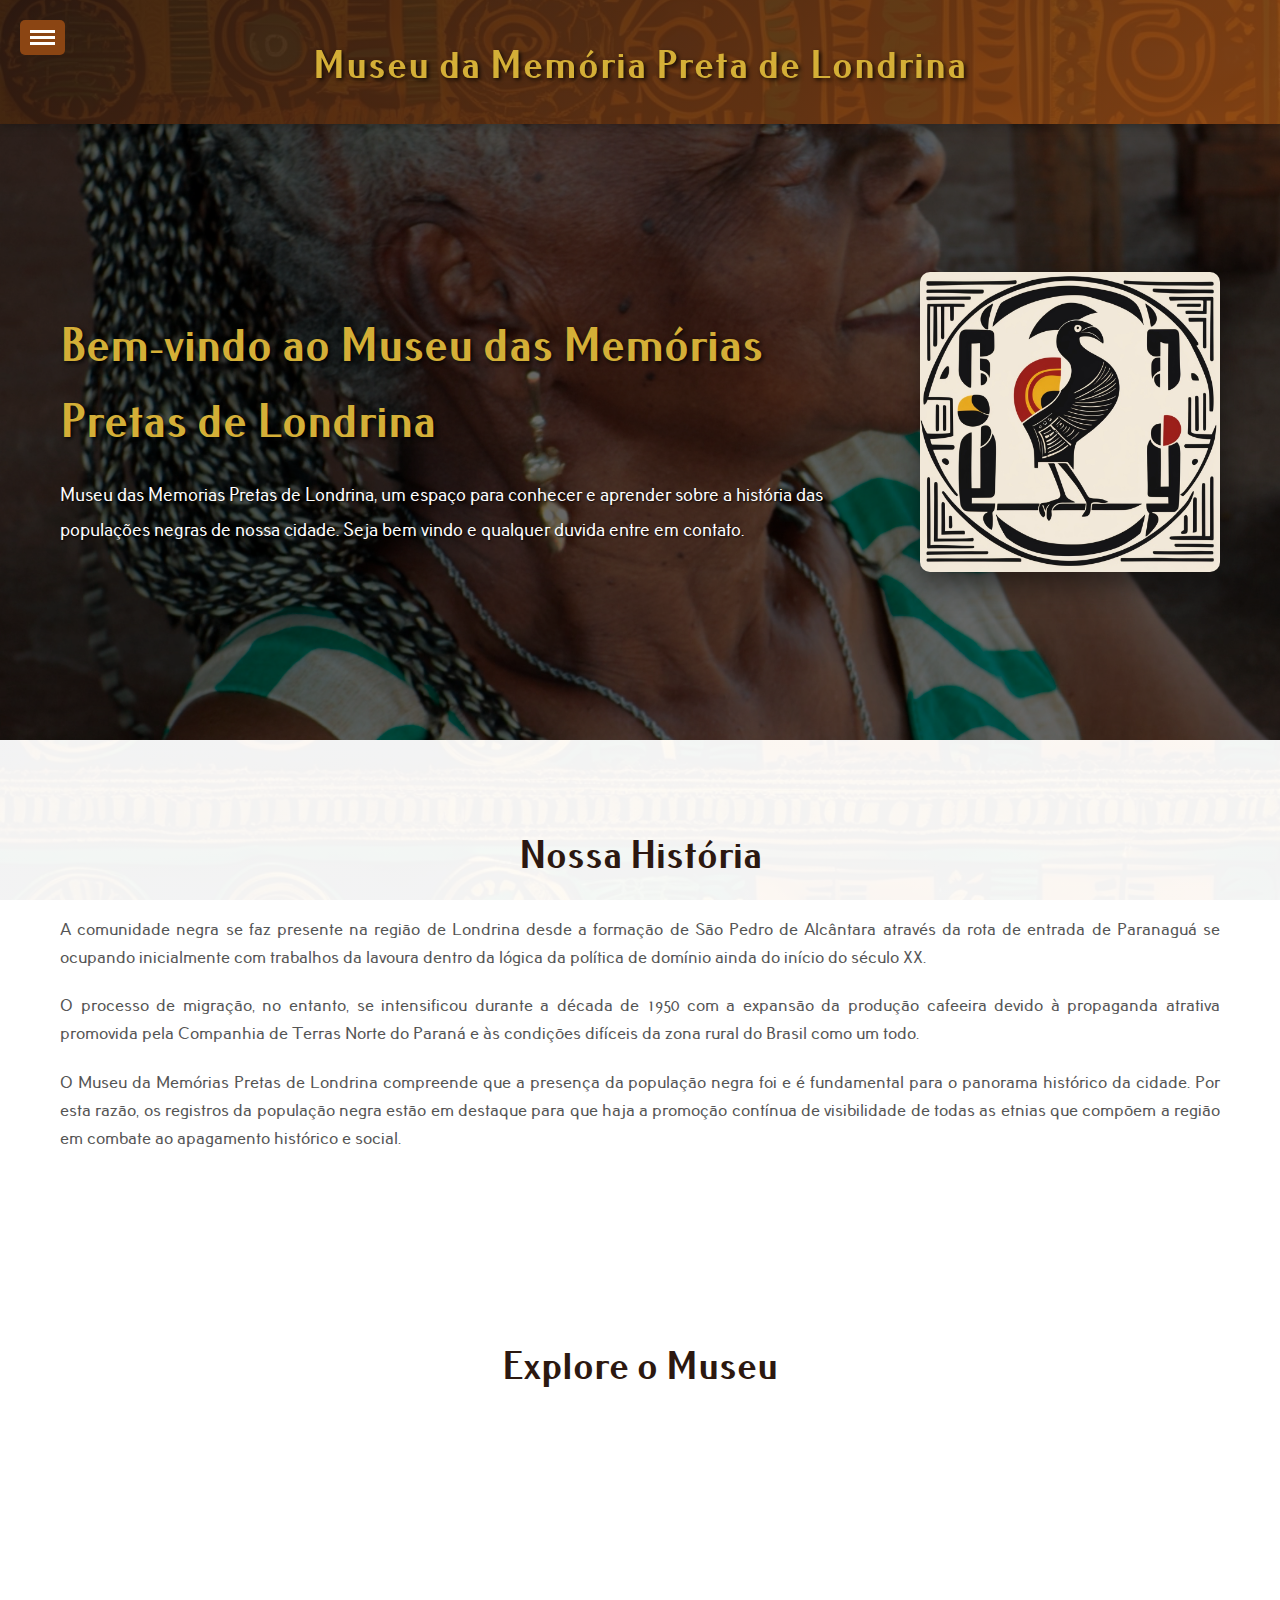
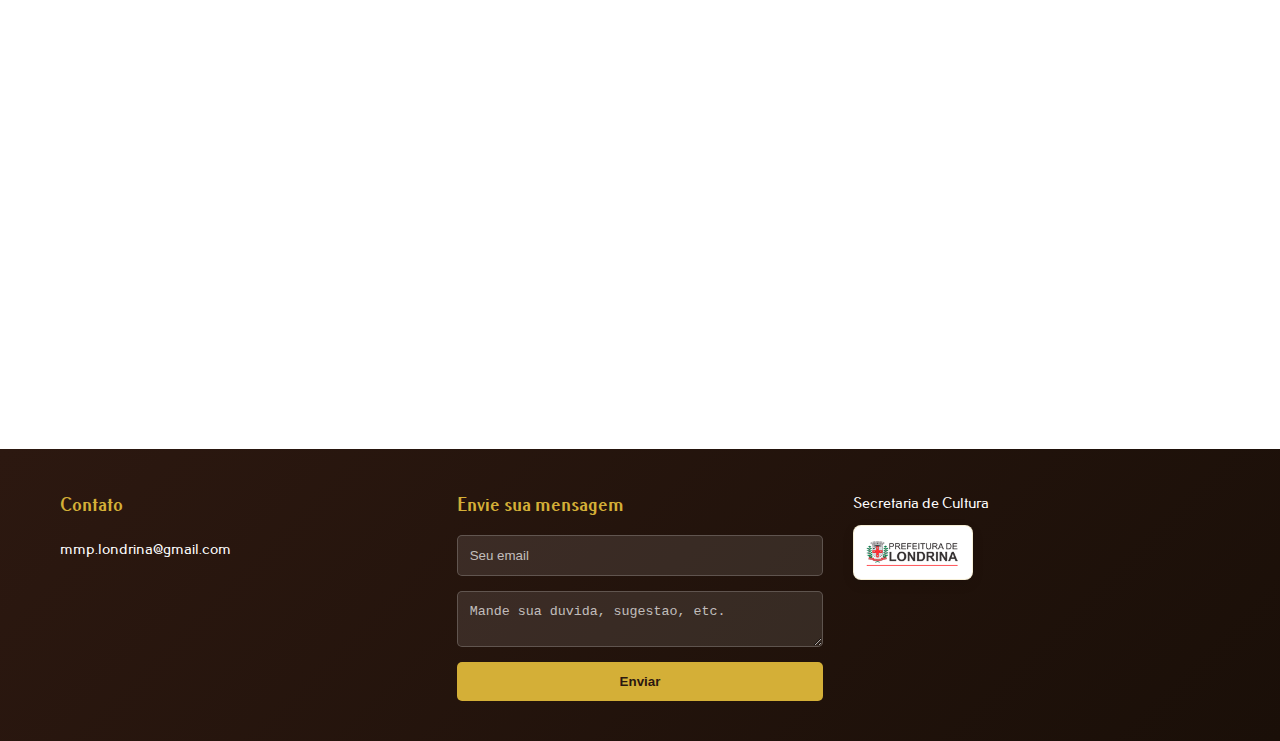
<file: index.html>
<!DOCTYPE html>
<html lang="pt-BR">
<head>
    <meta charset="UTF-8">
    <meta name="viewport" content="width=device-width, initial-scale=1.0">
    <meta http-equiv="Content-Type" content="text/html; charset=UTF-8">
    <title>Museu das Memórias Pretas de Londrina</title>
    <link rel="stylesheet" href="styles.css">
    <link rel="preconnect" href="https://fonts.googleapis.com">
    <link rel="preconnect" href="https://fonts.gstatic.com" crossorigin>
    <link href="https://fonts.googleapis.com/css2?family=Inter:wght@300;400;500;600;700&display=swap" rel="stylesheet">
</head>
<body>
    <!-- Cabeçalho fixo -->
    <header class="header">
        <div class="header-content">
            <a href="index.html" class="museum-title-link">
                <h1 class="museum-title">Museu da Memória Preta de Londrina</h1>
            </a>
        </div>
    </header>

    <!-- Botão do menu lateral -->
    <button class="menu-toggle" id="menuToggle">
        <span></span>
        <span></span>
        <span></span>
    </button>

    <!-- Menu lateral -->
    <nav class="sidebar" id="sidebar">
        <div class="sidebar-content">
            <h2>Menu</h2>
            <ul class="sidebar-menu">
                <li><a href="#inicio" class="menu-link active">Início</a></li>
                <li><a href="historia.html" class="menu-link">História Preta de Londrina</a></li>
                <li><a href="memorias.html" class="menu-link">Memórias Pretas</a></li>
                <li><a href="artigos.html" class="menu-link">Artigos Pretos</a></li>
                <li><a href="instituicoes.html" class="menu-link">Instituições Pretas</a></li>
                <li><a href="contato.html" class="menu-link">Contato</a></li>
            </ul>
        </div>
    </nav>

    <!-- Overlay para fechar menu -->
    <div class="overlay" id="overlay"></div>

    <!-- Conteúdo principal -->
    <main class="main-content">
        <section class="hero" id="inicio">
            <div class="hero-background"></div>
            <div class="hero-content">
                <div class="hero-text">
                    <h1>Bem-vindo ao Museu das Memórias Pretas de Londrina</h1>
                    <p>Museu das Memorias Pretas de Londrina, um espaço para conhecer e aprender sobre a história das populações negras de nossa cidade. Seja bem vindo e qualquer duvida entre em contato.</p>
                </div>
                <div class="hero-logo">
                    <img src="Arquivos site/Elementos Gráficos/Logo.jpg" alt="Logo PROMIC" class="promic-logo">
                </div>
            </div>
        </section>

        <!-- Seção de introdução -->
        <section class="intro-section">
            <div class="container">
                <h2>Nossa História</h2>
                <p>A comunidade negra se faz presente na região de Londrina desde a formação de São Pedro de Alcântara através da rota de entrada de Paranaguá se ocupando inicialmente com trabalhos da lavoura dentro da lógica da política de domínio ainda do início do século XX.</p>
                <p>O processo de migração, no entanto, se intensificou durante a década de 1950 com a expansão da produção cafeeira devido à propaganda atrativa promovida pela Companhia de Terras Norte do Paraná e às condições difíceis da zona rural do Brasil como um todo.</p>
                <p>O Museu da Memórias Pretas de Londrina compreende que a presença da população negra foi e é fundamental para o panorama histórico da cidade. Por esta razão, os registros da população negra estão em destaque para que haja a promoção contínua de visibilidade de todas as etnias que compõem a região em combate ao apagamento histórico e social.</p>
            </div>
        </section>

        <!-- Seção de navegação rápida -->
        <section class="quick-nav">
            <div class="container">
                <h2>Explore o Museu</h2>
                <div class="nav-cards">
                    <div class="nav-card">
                        <h3>História Preta de Londrina</h3>
                        <p>Conheça a história da presença e contribuição da população negra na formação de Londrina</p>
                        <a href="historia.html" class="btn">Explorar</a>
                    </div>
                    <div class="nav-card">
                        <h3>Artigos Pretos</h3>
                        <p>Artigos acadêmicos sobre a presença e contribuição da população negra na formação de Londrina</p>
                        <a href="artigos.html" class="btn">Ler Artigos</a>
                    </div>
                    <div class="nav-card">
                        <h3>Memórias Pretas</h3>
                        <p>Vídeos com trechos de entrevistas de pioneiros e personalidades negras da cidade</p>
                        <a href="memorias.html" class="btn">Assistir</a>
                    </div>
                    <div class="nav-card">
                        <h3>Instituições Pretas</h3>
                        <p>Lista de instituições voltadas à população negra com descrições, links e contatos</p>
                        <a href="instituicoes.html" class="btn">Conectar</a>
                    </div>
                </div>
            </div>
        </section>
    </main>

    <!-- Rodapé fixo -->
    <footer class="footer">
        <div class="footer-content">
            <div class="footer-contact">
                <h3>Contato</h3>
                <p>mmp.londrina@gmail.com</p>
            </div>
            <div class="footer-form">
                <h3>Envie sua mensagem</h3>
                <form class="contact-form" action="https://formspree.io/f/xdkogqpw" method="POST">
                    <input type="email" name="email" placeholder="Seu email" required>
                    <textarea name="message" placeholder="Mande sua duvida, sugestao, etc." required></textarea>
                    <input type="hidden" name="_subject" value="Mensagem rápida - Museu da Memória Preta">
                    <button type="submit">Enviar</button>
                </form>
            </div>
            <div class="footer-logo">
                <p>Secretaria de Cultura</p>
                <img src="Arquivos site/Elementos Gráficos/logo secretaria de cultura.png" alt="Logo Secretaria de Cultura" class="secretaria-logo">
            </div>
        </div>
    </footer>

    <script src="script.js"></script>
</body>
</html>
</file>
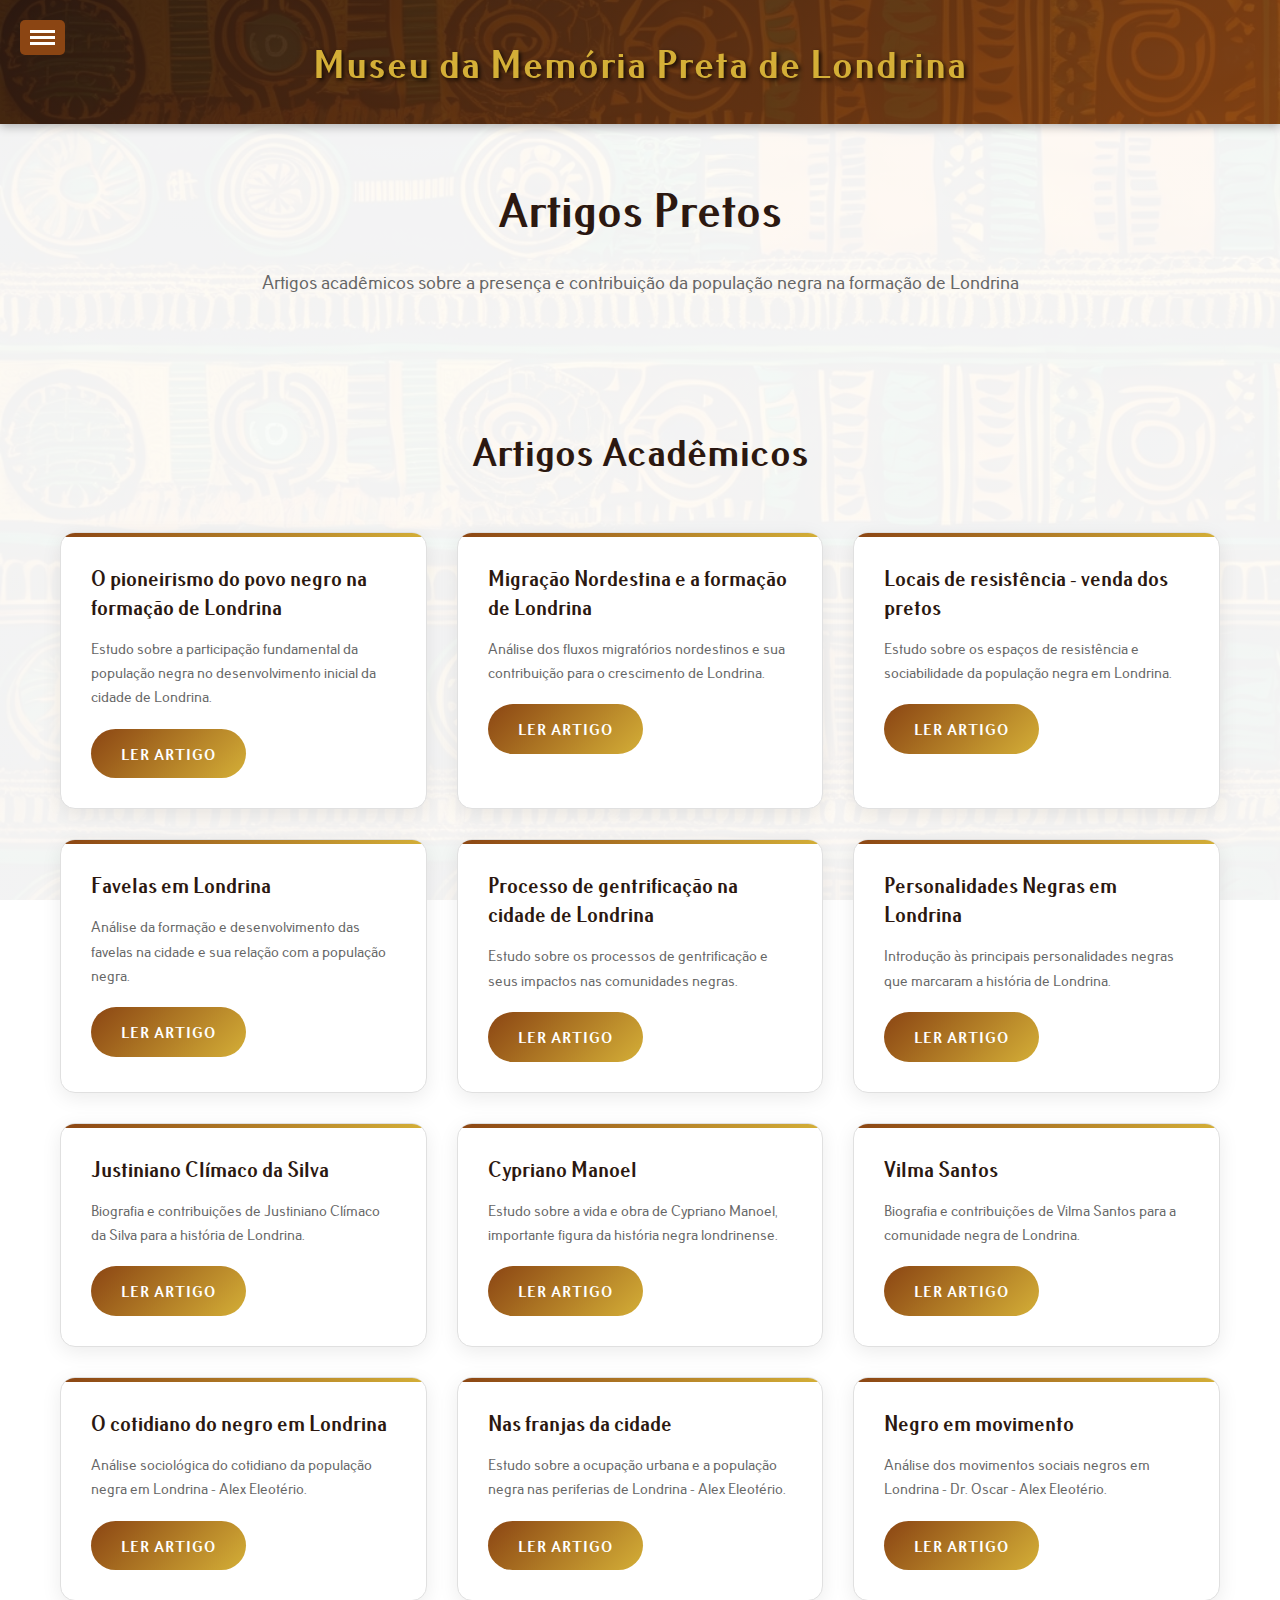
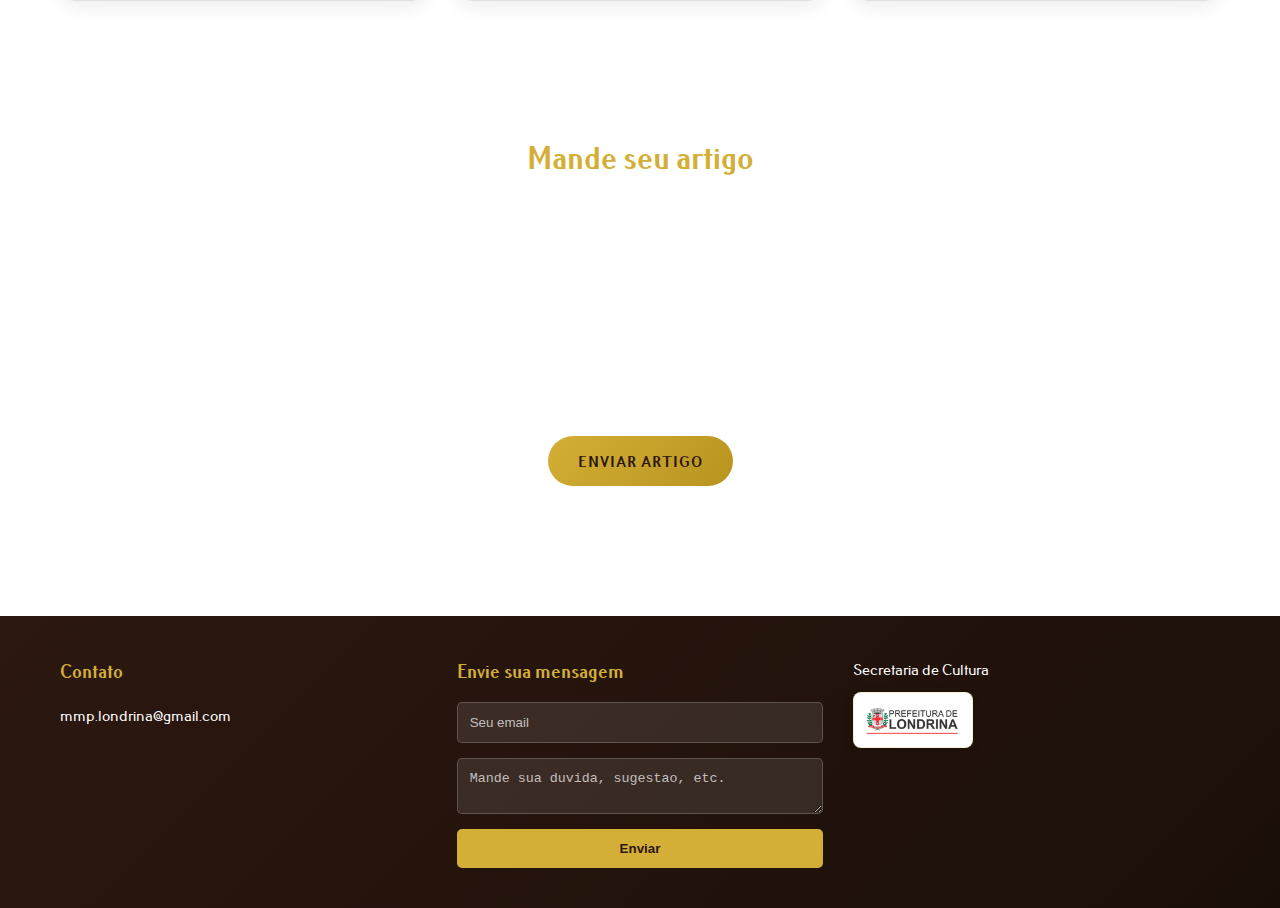
<file: artigos.html>
<!DOCTYPE html>
<html lang="pt-BR">
<head>
    <meta charset="UTF-8">
    <meta name="viewport" content="width=device-width, initial-scale=1.0">
    <meta http-equiv="Content-Type" content="text/html; charset=UTF-8">
    <title>Artigos Pretos - Museu das Memórias Pretas</title>
    <link rel="stylesheet" href="styles.css">
    <link rel="stylesheet" href="historia.css">
    <link rel="preconnect" href="https://fonts.googleapis.com">
    <link rel="preconnect" href="https://fonts.gstatic.com" crossorigin>
    <link href="https://fonts.googleapis.com/css2?family=Inter:wght@300;400;500;600;700&display=swap" rel="stylesheet">
</head>
<body>
    <!-- Cabeçalho fixo -->
    <header class="header">
        <div class="header-content">
            <a href="index.html" class="museum-title-link">
                <h1 class="museum-title">Museu da Memória Preta de Londrina</h1>
            </a>
        </div>
    </header>

    <!-- Botão do menu lateral -->
    <button class="menu-toggle" id="menuToggle">
        <span></span>
        <span></span>
        <span></span>
    </button>

    <!-- Menu lateral -->
    <nav class="sidebar" id="sidebar">
        <div class="sidebar-content">
            <h2>Menu</h2>
            <ul class="sidebar-menu">
                <li><a href="index.html" class="menu-link">Início</a></li>
                <li><a href="historia.html" class="menu-link">História Preta de Londrina</a></li>
                <li><a href="memorias.html" class="menu-link">Memórias Pretas</a></li>
                <li><a href="artigos.html" class="menu-link active">Artigos Pretos</a></li>
                <li><a href="instituicoes.html" class="menu-link">Instituições Pretas</a></li>
                <li><a href="contato.html" class="menu-link">Contato</a></li>
            </ul>
        </div>
    </nav>

    <!-- Overlay para fechar menu -->
    <div class="overlay" id="overlay"></div>

    <!-- Conteúdo principal -->
    <main class="main-content">
        <section class="page-header">
            <div class="container">
                <h1>Artigos Pretos</h1>
                <p class="page-subtitle">Artigos acadêmicos sobre a presença e contribuição da população negra na formação de Londrina</p>
            </div>
        </section>

        <section class="articles-section">
            <div class="container">
                <h2>Artigos Acadêmicos</h2>
                <div class="articles-grid">
                    <div class="article-card">
                        <h3>O pioneirismo do povo negro na formação de Londrina</h3>
                        <p>Estudo sobre a participação fundamental da população negra no desenvolvimento inicial da cidade de Londrina.</p>
                        <a href="Arquivos site/Artigos - historia preta de londrina/O pioneirismo do povo negro na formação de Londrina.pdf" target="_blank" class="btn">Ler Artigo</a>
                    </div>

                    <div class="article-card">
                        <h3>Migração Nordestina e a formação de Londrina</h3>
                        <p>Análise dos fluxos migratórios nordestinos e sua contribuição para o crescimento de Londrina.</p>
                        <a href="Arquivos site/Artigos - historia preta de londrina/Migração Nordestina e a formação de Londrina.pdf" target="_blank" class="btn">Ler Artigo</a>
                    </div>

                    <div class="article-card">
                        <h3>Locais de resistência - venda dos pretos</h3>
                        <p>Estudo sobre os espaços de resistência e sociabilidade da população negra em Londrina.</p>
                        <a href="Arquivos site/Artigos - historia preta de londrina/Locais de resistência - venda dos pretos.pdf" target="_blank" class="btn">Ler Artigo</a>
                    </div>

                    <div class="article-card">
                        <h3>Favelas em Londrina</h3>
                        <p>Análise da formação e desenvolvimento das favelas na cidade e sua relação com a população negra.</p>
                        <a href="Arquivos site/Artigos - historia preta de londrina/FAVELAS EM LONDRINA.pdf" target="_blank" class="btn">Ler Artigo</a>
                    </div>

                    <div class="article-card">
                        <h3>Processo de gentrificação na cidade de Londrina</h3>
                        <p>Estudo sobre os processos de gentrificação e seus impactos nas comunidades negras.</p>
                        <a href="Arquivos site/Artigos - historia preta de londrina/Processo de gentrificação na cidade de Londrina ok.pdf" target="_blank" class="btn">Ler Artigo</a>
                    </div>

                    <div class="article-card">
                        <h3>Personalidades Negras em Londrina</h3>
                        <p>Introdução às principais personalidades negras que marcaram a história de Londrina.</p>
                        <a href="Arquivos site/Artigos - historia preta de londrina/Introdução - Personalidades negras em Londrina.pdf" target="_blank" class="btn">Ler Artigo</a>
                    </div>

                    <div class="article-card">
                        <h3>Justiniano Clímaco da Silva</h3>
                        <p>Biografia e contribuições de Justiniano Clímaco da Silva para a história de Londrina.</p>
                        <a href="Arquivos site/Artigos - historia preta de londrina/JUSTINIANO CLÍMACO DA SILVA.pdf" target="_blank" class="btn">Ler Artigo</a>
                    </div>

                    <div class="article-card">
                        <h3>Cypriano Manoel</h3>
                        <p>Estudo sobre a vida e obra de Cypriano Manoel, importante figura da história negra londrinense.</p>
                        <a href="Arquivos site/Artigos - historia preta de londrina/cypriano manoel.pdf" target="_blank" class="btn">Ler Artigo</a>
                    </div>

                    <div class="article-card">
                        <h3>Vilma Santos</h3>
                        <p>Biografia e contribuições de Vilma Santos para a comunidade negra de Londrina.</p>
                        <a href="Arquivos site/Artigos - historia preta de londrina/Vilma Santos.pdf" target="_blank" class="btn">Ler Artigo</a>
                    </div>

                    <div class="article-card">
                        <h3>O cotidiano do negro em Londrina</h3>
                        <p>Análise sociológica do cotidiano da população negra em Londrina - Alex Eleotério.</p>
                        <a href="Arquivos site/Artigos - historia preta de londrina/Copy of O cotidiano do negro em Londrina (ANPOCS) - Alex Eleotério.pdf" target="_blank" class="btn">Ler Artigo</a>
                    </div>

                    <div class="article-card">
                        <h3>Nas franjas da cidade</h3>
                        <p>Estudo sobre a ocupação urbana e a população negra nas periferias de Londrina - Alex Eleotério.</p>
                        <a href="Arquivos site/Artigos - historia preta de londrina/Copy of Nas franjas da cidade - Alex Eleotério.pdf" target="_blank" class="btn">Ler Artigo</a>
                    </div>

                    <div class="article-card">
                        <h3>Negro em movimento</h3>
                        <p>Análise dos movimentos sociais negros em Londrina - Dr. Oscar - Alex Eleotério.</p>
                        <a href="Arquivos site/Artigos - historia preta de londrina/Copy of Dr.-Oscar-Negro-em-movimento-30.06 - Alex Eleotério.pdf" target="_blank" class="btn">Ler Artigo</a>
                    </div>
                </div>

                <div class="submit-article">
                    <h3>Mande seu artigo</h3>
                    <p>O Museu das Memorias Pretas de Londrina está abrindo espaço para que pesquisadores negros possam divulgar seus artigos acadêmicos, livros e pesquisas. Preencha o formulário abaixo para enviar seu artigo para o Museu.</p>
                    <p>Todos os artigos serão hospedados no site do museu.</p>
                    <p>Agradecemos sua participação na construção de novas narrativas, que com certeza farão diferença no futuro.</p>
                    <a href="https://docs.google.com/forms/d/e/1FAIpQLSdqglND67Lbnf-uIEI5TvLpY8IdC24YrD_bPjQhKQ0Y8bSrLg/viewform" target="_blank" class="btn btn-secondary">Enviar Artigo</a>
                </div>
            </div>
        </section>
    </main>

    <!-- Rodapé fixo -->
    <footer class="footer">
        <div class="footer-content">
            <div class="footer-contact">
                <h3>Contato</h3>
                <p>mmp.londrina@gmail.com</p>
            </div>
            <div class="footer-form">
                <h3>Envie sua mensagem</h3>
                <form class="contact-form" action="https://formspree.io/f/xdkogqpw" method="POST">
                    <input type="email" name="email" placeholder="Seu email" required>
                    <textarea name="message" placeholder="Mande sua duvida, sugestao, etc." required></textarea>
                    <input type="hidden" name="_subject" value="Mensagem rápida - Museu da Memória Preta">
                    <button type="submit">Enviar</button>
                </form>
            </div>
            <div class="footer-logo">
                <p>Secretaria de Cultura</p>
                <img src="Arquivos site/Elementos Gráficos/logo secretaria de cultura.png" alt="Logo Secretaria de Cultura" class="secretaria-logo">
            </div>
        </div>
    </footer>

    <script src="script.js"></script>
</body>
</html>
</file>
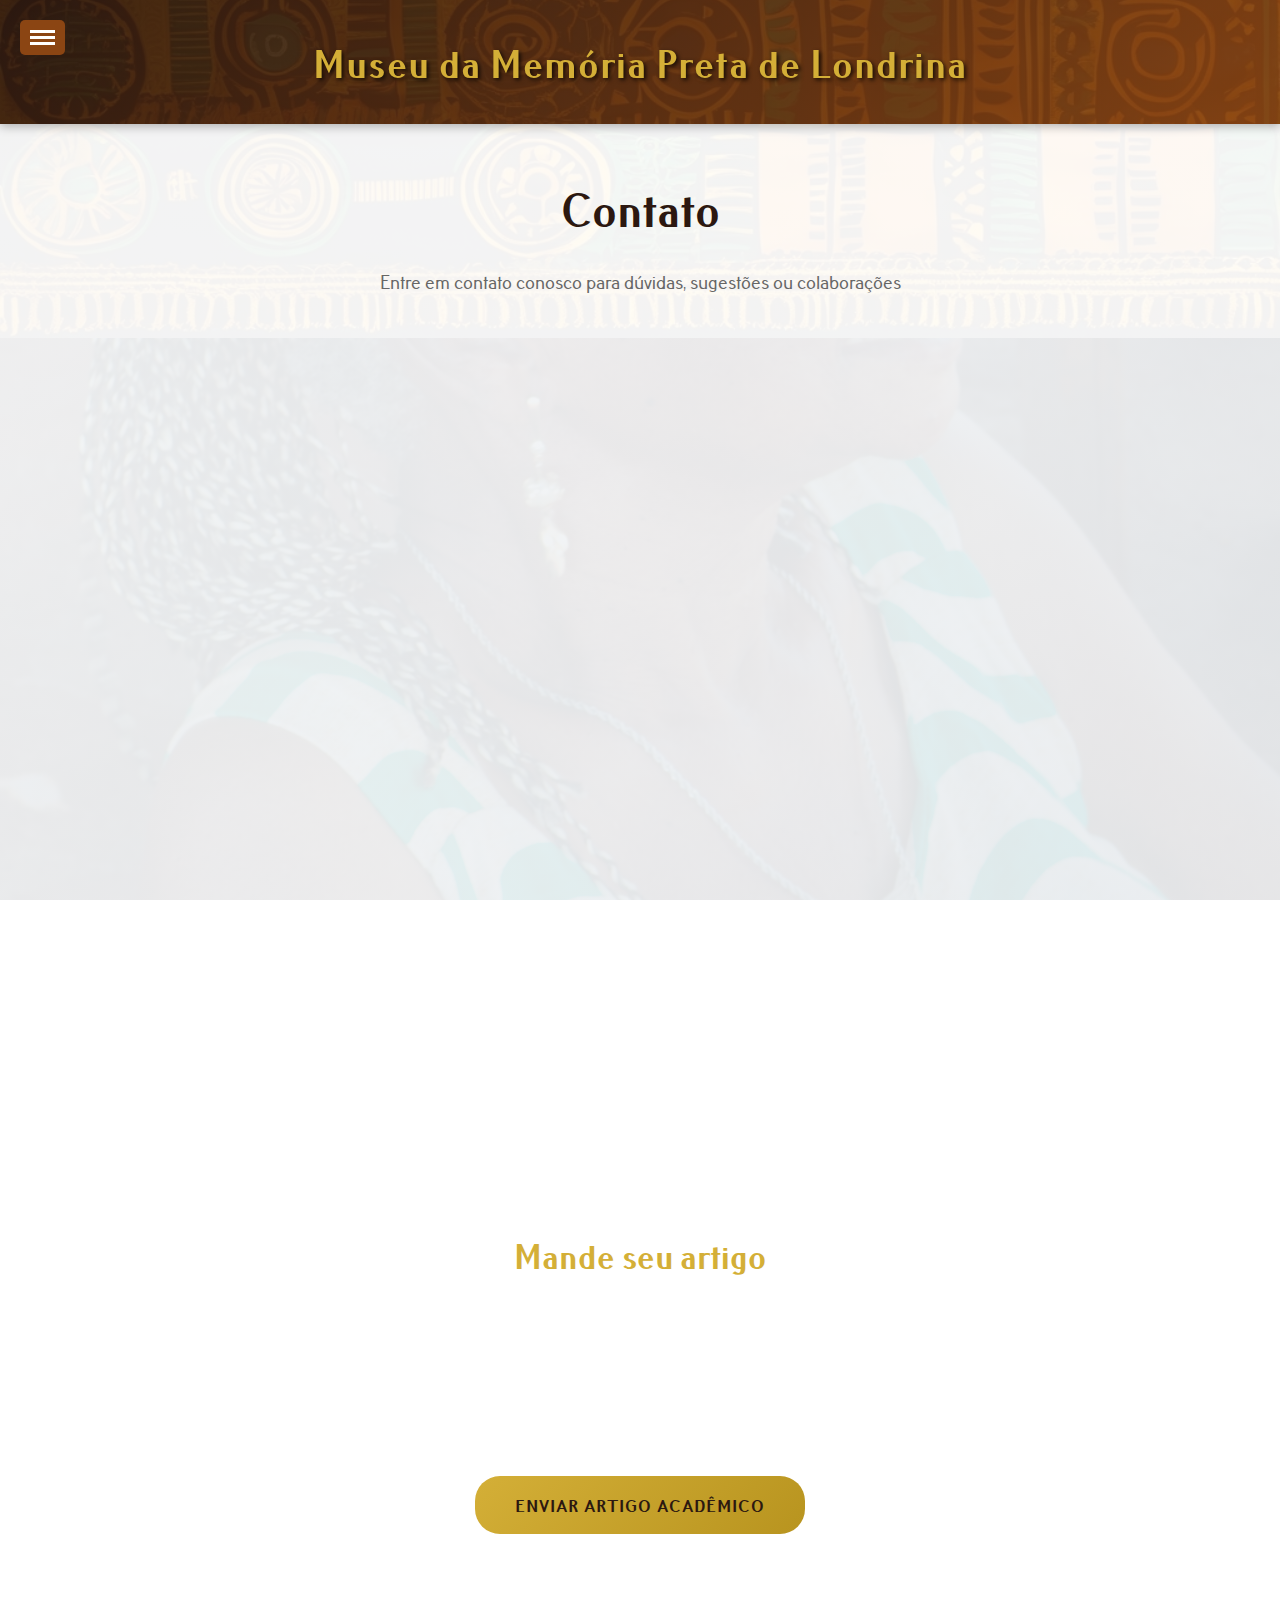
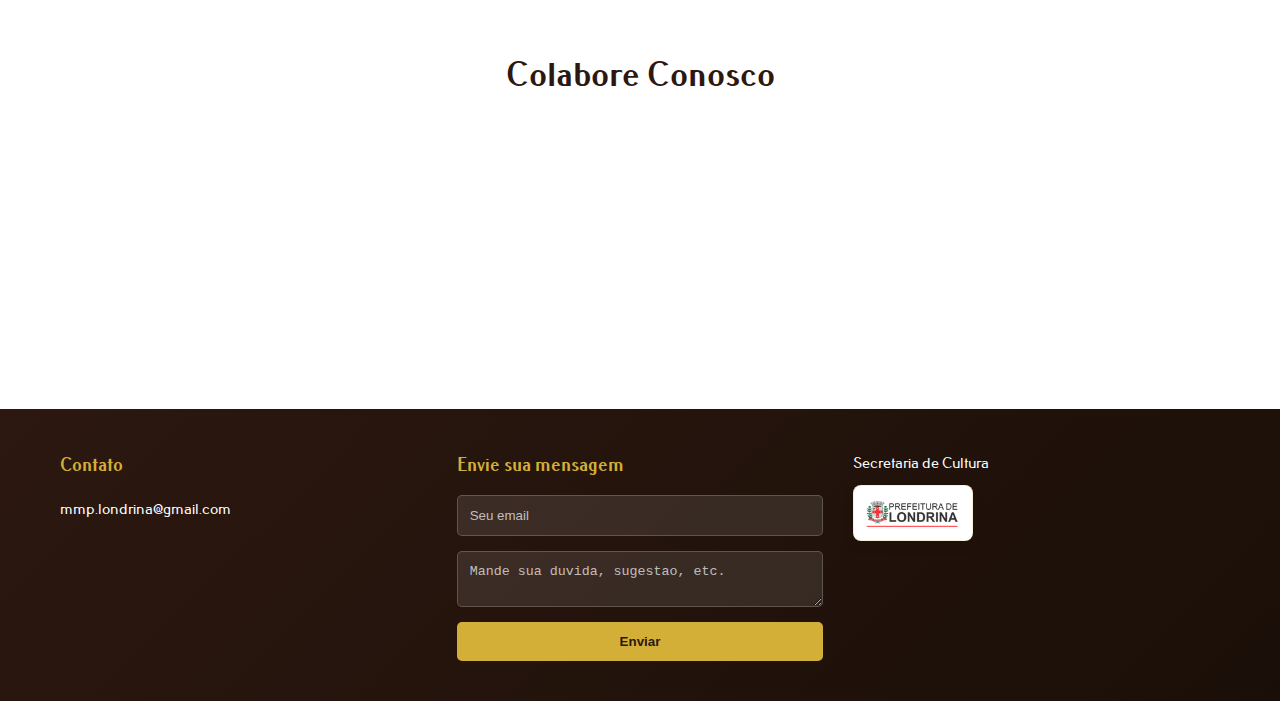
<file: contato.html>
<!DOCTYPE html>
<html lang="pt-BR">
<head>
    <meta charset="UTF-8">
    <meta name="viewport" content="width=device-width, initial-scale=1.0">
    <meta http-equiv="Content-Type" content="text/html; charset=UTF-8">
    <title>Contato - Museu das Memórias Pretas de Londrina</title>
    <link rel="stylesheet" href="styles.css">
    <link rel="stylesheet" href="contato.css">
    <link rel="preconnect" href="https://fonts.googleapis.com">
    <link rel="preconnect" href="https://fonts.gstatic.com" crossorigin>
    <link href="https://fonts.googleapis.com/css2?family=Inter:wght@300;400;500;600;700&display=swap" rel="stylesheet">
</head>
<body>
    <!-- Cabeçalho fixo -->
    <header class="header">
        <div class="header-content">
            <a href="index.html" class="museum-title-link">
                <h1 class="museum-title">Museu da Memória Preta de Londrina</h1>
            </a>
        </div>
    </header>

    <!-- Botão do menu lateral -->
    <button class="menu-toggle" id="menuToggle">
        <span></span>
        <span></span>
        <span></span>
    </button>

    <!-- Menu lateral -->
    <nav class="sidebar" id="sidebar">
        <div class="sidebar-content">
            <h2>Menu</h2>
            <ul class="sidebar-menu">
                <li><a href="index.html" class="menu-link">Início</a></li>
                <li><a href="historia.html" class="menu-link">História Preta de Londrina</a></li>
                <li><a href="memorias.html" class="menu-link">Memórias Pretas</a></li>
                <li><a href="artigos.html" class="menu-link">Artigos Pretos</a></li>
                <li><a href="instituicoes.html" class="menu-link">Instituições Pretas</a></li>
                <li><a href="contato.html" class="menu-link active">Contato</a></li>
            </ul>
        </div>
    </nav>

    <!-- Overlay para fechar menu -->
    <div class="overlay" id="overlay"></div>

    <!-- Conteúdo principal -->
    <main class="main-content">
        <section class="page-header">
            <div class="container">
                <h1>Contato</h1>
                <p class="page-subtitle">Entre em contato conosco para dúvidas, sugestões ou colaborações</p>
            </div>
        </section>

        <section class="contact-section">
            <div class="container">
                <div class="contact-grid">
                    <!-- Informações de contato -->
                    <div class="contact-info-card">
                        <h2>Informações de Contato</h2>
                        <div class="contact-item">
                            <h3>Email Principal</h3>
                            <p>mmp.londrina@gmail.com</p>
                        </div>
                        
                        <div class="contact-item">
                            <h3>Sobre o Museu</h3>
                            <p>O Museu das Memórias Pretas de Londrina é um espaço dedicado à preservação e divulgação da história e cultura da população negra de Londrina e região.</p>
                        </div>

                        <div class="contact-item">
                            <h3>Missão</h3>
                            <p>Promover a visibilidade contínua de todas as etnias que compõem a região em combate ao apagamento histórico e social.</p>
                        </div>
                    </div>

                    <!-- Formulário de contato -->
                    <div class="contact-form-card">
                        <h2>Envie sua Mensagem</h2>
                        <form class="main-contact-form" action="https://formspree.io/f/xdkogqpw" method="POST">
                            <div class="form-group">
                                <label for="name">Nome Completo</label>
                                <input type="text" id="name" name="name" required>
                            </div>
                            
                            <div class="form-group">
                                <label for="email">Email</label>
                                <input type="email" id="email" name="email" required>
                            </div>
                            
                            <div class="form-group">
                                <label for="subject">Assunto</label>
                                <select id="subject" name="subject" required>
                                    <option value="">Selecione um assunto</option>
                                    <option value="duvida">Dúvida</option>
                                    <option value="sugestao">Sugestão</option>
                                    <option value="colaboracao">Colaboração</option>
                                    <option value="pesquisa">Pesquisa</option>
                                    <option value="outro">Outro</option>
                                </select>
                            </div>
                            
                            <div class="form-group">
                                <label for="message">Mensagem</label>
                                <textarea id="message" name="message" rows="6" required placeholder="Escreva sua dúvida, sugestão ou mensagem..."></textarea>
                            </div>
                            
                            <!-- Campo oculto para identificar o formulário -->
                            <input type="hidden" name="_subject" value="Nova mensagem do Museu da Memória Preta de Londrina">
                            <input type="hidden" name="_next" value="https://luisbilches.github.io/MuseuAfroLondrina/contato.html?enviado=sucesso">
                            
                            <button type="submit" class="btn-submit">Enviar Mensagem</button>
                        </form>
                    </div>
                </div>

                <!-- Seção de envio de artigos -->
                <div class="article-submission">
                    <h2>Mande seu artigo</h2>
                    <p>O Museu das Memorias Pretas de Londrina está abrindo espaço para que pesquisadores negros possam divulgar seus artigos acadêmicos, livros e pesquisas. Preencha o formulário abaixo para enviar seu artigo para o Museu.</p>
                    <p>Todos os artigos serão hospedados no site do museu.</p>
                    <p>Agradecemos sua participação na construção de novas narrativas, que com certeza farão diferença no futuro.</p>
                    
                    <div class="article-form-container">
                        <a href="https://docs.google.com/forms/d/e/1FAIpQLSdqglND67Lbnf-uIEI5TvLpY8IdC24YrD_bPjQhKQ0Y8bSrLg/viewform" target="_blank" class="btn-article">
                            Enviar Artigo Acadêmico
                        </a>
                    </div>
                </div>

                <!-- Seção de colaboração -->
                <div class="collaboration-section">
                    <h2>Colabore Conosco</h2>
                    <div class="collaboration-grid">
                        <div class="collaboration-card">
                            <h3>Pesquisadores</h3>
                            <p>Se você é pesquisador e tem interesse em contribuir com estudos sobre a história negra de Londrina, entre em contato.</p>
                        </div>
                        
                        <div class="collaboration-card">
                            <h3>Artistas</h3>
                            <p>Artistas negros de Londrina são convidados a participar do nosso acervo de entrevistas e obras.</p>
                        </div>
                        
                        <div class="collaboration-card">
                            <h3>Instituições</h3>
                            <p>Organizações e instituições interessadas em parcerias podem nos contatar para colaborações.</p>
                        </div>
                    </div>
                </div>
            </div>
        </section>
    </main>

    <!-- Rodapé fixo -->
    <footer class="footer">
        <div class="footer-content">
            <div class="footer-contact">
                <h3>Contato</h3>
                <p>mmp.londrina@gmail.com</p>
            </div>
            <div class="footer-form">
                <h3>Envie sua mensagem</h3>
                <form class="contact-form" action="https://formspree.io/f/xdkogqpw" method="POST">
                    <input type="email" name="email" placeholder="Seu email" required>
                    <textarea name="message" placeholder="Mande sua duvida, sugestao, etc." required></textarea>
                    <input type="hidden" name="_subject" value="Mensagem rápida - Museu da Memória Preta">
                    <button type="submit">Enviar</button>
                </form>
            </div>
            <div class="footer-logo">
                <p>Secretaria de Cultura</p>
                <img src="Arquivos site/Elementos Gráficos/logo secretaria de cultura.png" alt="Logo Secretaria de Cultura" class="secretaria-logo">
            </div>
        </div>
    </footer>

    <script src="script.js"></script>
    <script src="contato.js"></script>
</body>
</html>
</file>
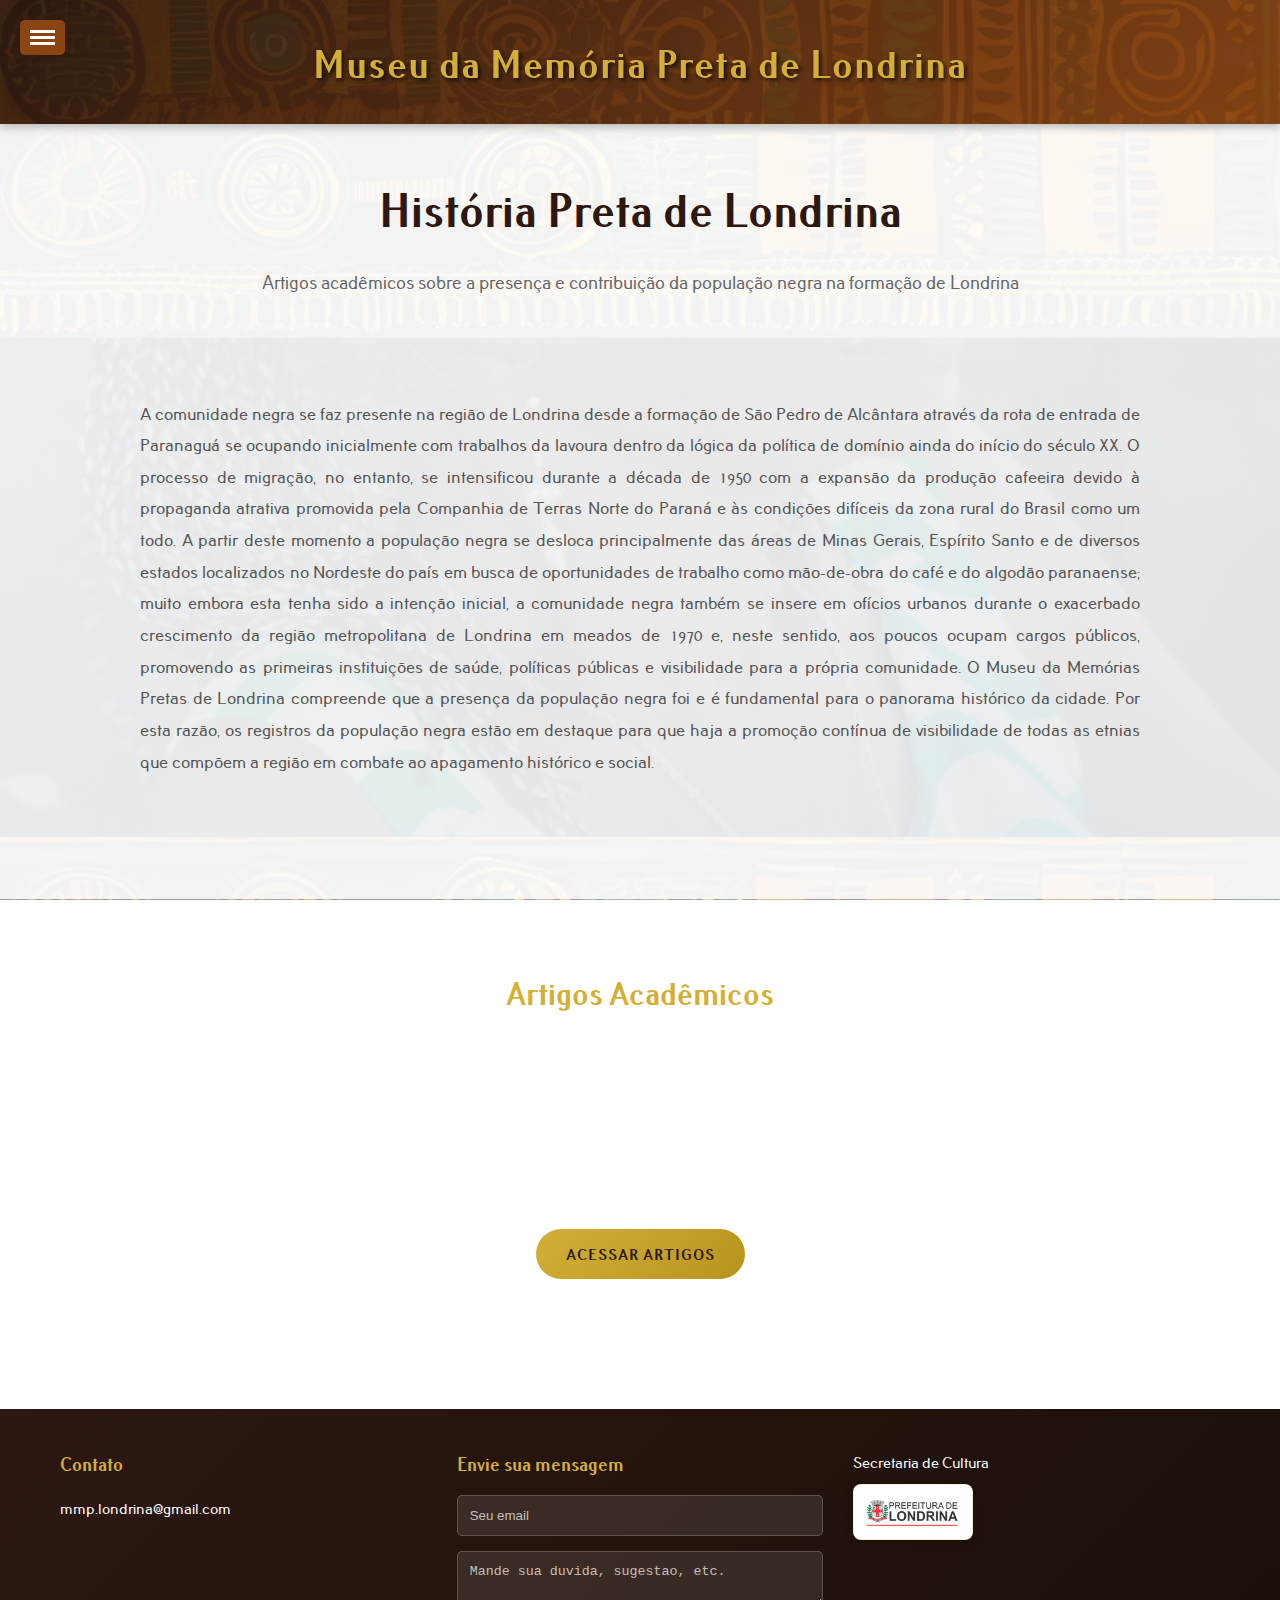
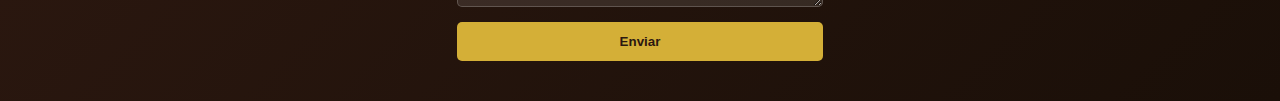
<file: historia.html>
<!DOCTYPE html>
<html lang="pt-BR">
<head>
    <meta charset="UTF-8">
    <meta name="viewport" content="width=device-width, initial-scale=1.0">
    <meta http-equiv="Content-Type" content="text/html; charset=UTF-8">
    <title>História Preta de Londrina - Museu das Memórias Pretas</title>
    <link rel="stylesheet" href="styles.css">
    <link rel="stylesheet" href="historia.css">
    <link rel="preconnect" href="https://fonts.googleapis.com">
    <link rel="preconnect" href="https://fonts.gstatic.com" crossorigin>
    <link href="https://fonts.googleapis.com/css2?family=Inter:wght@300;400;500;600;700&display=swap" rel="stylesheet">
</head>
<body>
    <!-- Cabeçalho fixo -->
    <header class="header">
        <div class="header-content">
            <a href="index.html" class="museum-title-link">
                <h1 class="museum-title">Museu da Memória Preta de Londrina</h1>
            </a>
        </div>
    </header>

    <!-- Botão do menu lateral -->
    <button class="menu-toggle" id="menuToggle">
        <span></span>
        <span></span>
        <span></span>
    </button>

    <!-- Menu lateral -->
    <nav class="sidebar" id="sidebar">
        <div class="sidebar-content">
            <h2>Menu</h2>
            <ul class="sidebar-menu">
                <li><a href="index.html" class="menu-link">Início</a></li>
                <li><a href="historia.html" class="menu-link active">História Preta de Londrina</a></li>
                <li><a href="memorias.html" class="menu-link">Memórias Pretas</a></li>
                <li><a href="artigos.html" class="menu-link">Artigos Pretos</a></li>
                <li><a href="instituicoes.html" class="menu-link">Instituições Pretas</a></li>
                <li><a href="contato.html" class="menu-link">Contato</a></li>
            </ul>
        </div>
    </nav>

    <!-- Overlay para fechar menu -->
    <div class="overlay" id="overlay"></div>

    <!-- Conteúdo principal -->
    <main class="main-content">
        <section class="page-header">
            <div class="container">
                <h1>História Preta de Londrina</h1>
                <p class="page-subtitle">Artigos acadêmicos sobre a presença e contribuição da população negra na formação de Londrina</p>
            </div>
        </section>

        <section class="intro-text">
            <div class="container">
                <p>A comunidade negra se faz presente na região de Londrina desde a formação de São Pedro de Alcântara através da rota de entrada de Paranaguá se ocupando inicialmente com trabalhos da lavoura dentro da lógica da política de domínio ainda do início do século XX. O processo de migração, no entanto, se intensificou durante a década de 1950 com a expansão da produção cafeeira devido à propaganda atrativa promovida pela Companhia de Terras Norte do Paraná e às condições difíceis da zona rural do Brasil como um todo. A partir deste momento a população negra se desloca principalmente das áreas de Minas Gerais, Espírito Santo e de diversos estados localizados no Nordeste do país em busca de oportunidades de trabalho como mão-de-obra do café e do algodão paranaense; muito embora esta tenha sido a intenção inicial, a comunidade negra também se insere em ofícios urbanos durante o exacerbado crescimento da região metropolitana de Londrina em meados de 1970 e, neste sentido, aos poucos ocupam cargos públicos, promovendo as primeiras instituições de saúde, políticas públicas e visibilidade para a própria comunidade. O Museu da Memórias Pretas de Londrina compreende que a presença da população negra foi e é fundamental para o panorama histórico da cidade. Por esta razão, os registros da população negra estão em destaque para que haja a promoção contínua de visibilidade de todas as etnias que compõem a região em combate ao apagamento histórico e social.</p>
            </div>
        </section>

        <section class="articles-section">
            <div class="container">
                <div class="submit-article">
                    <h3>Artigos Acadêmicos</h3>
                    <p>Para aprofundar seus conhecimentos sobre a história preta de Londrina, acesse nossa coleção de artigos acadêmicos que abordam diversos aspectos da presença e contribuição da população negra na formação da cidade.</p>
                    <p>Os artigos incluem estudos sobre pioneirismo, migração, personalidades importantes, locais de resistência e muito mais.</p>
                    <a href="artigos.html" class="btn btn-secondary">Acessar Artigos</a>
                </div>
            </div>
        </section>
    </main>

    <!-- Rodapé fixo -->
    <footer class="footer">
        <div class="footer-content">
            <div class="footer-contact">
                <h3>Contato</h3>
                <p>mmp.londrina@gmail.com</p>
            </div>
            <div class="footer-form">
                <h3>Envie sua mensagem</h3>
                <form class="contact-form" action="https://formspree.io/f/xdkogqpw" method="POST">
                    <input type="email" name="email" placeholder="Seu email" required>
                    <textarea name="message" placeholder="Mande sua duvida, sugestao, etc." required></textarea>
                    <input type="hidden" name="_subject" value="Mensagem rápida - Museu da Memória Preta">
                    <button type="submit">Enviar</button>
                </form>
            </div>
            <div class="footer-logo">
                <p>Secretaria de Cultura</p>
                <img src="Arquivos site/Elementos Gráficos/logo secretaria de cultura.png" alt="Logo Secretaria de Cultura" class="secretaria-logo">
            </div>
        </div>
    </footer>

    <script src="script.js"></script>
</body>
</html>
</file>
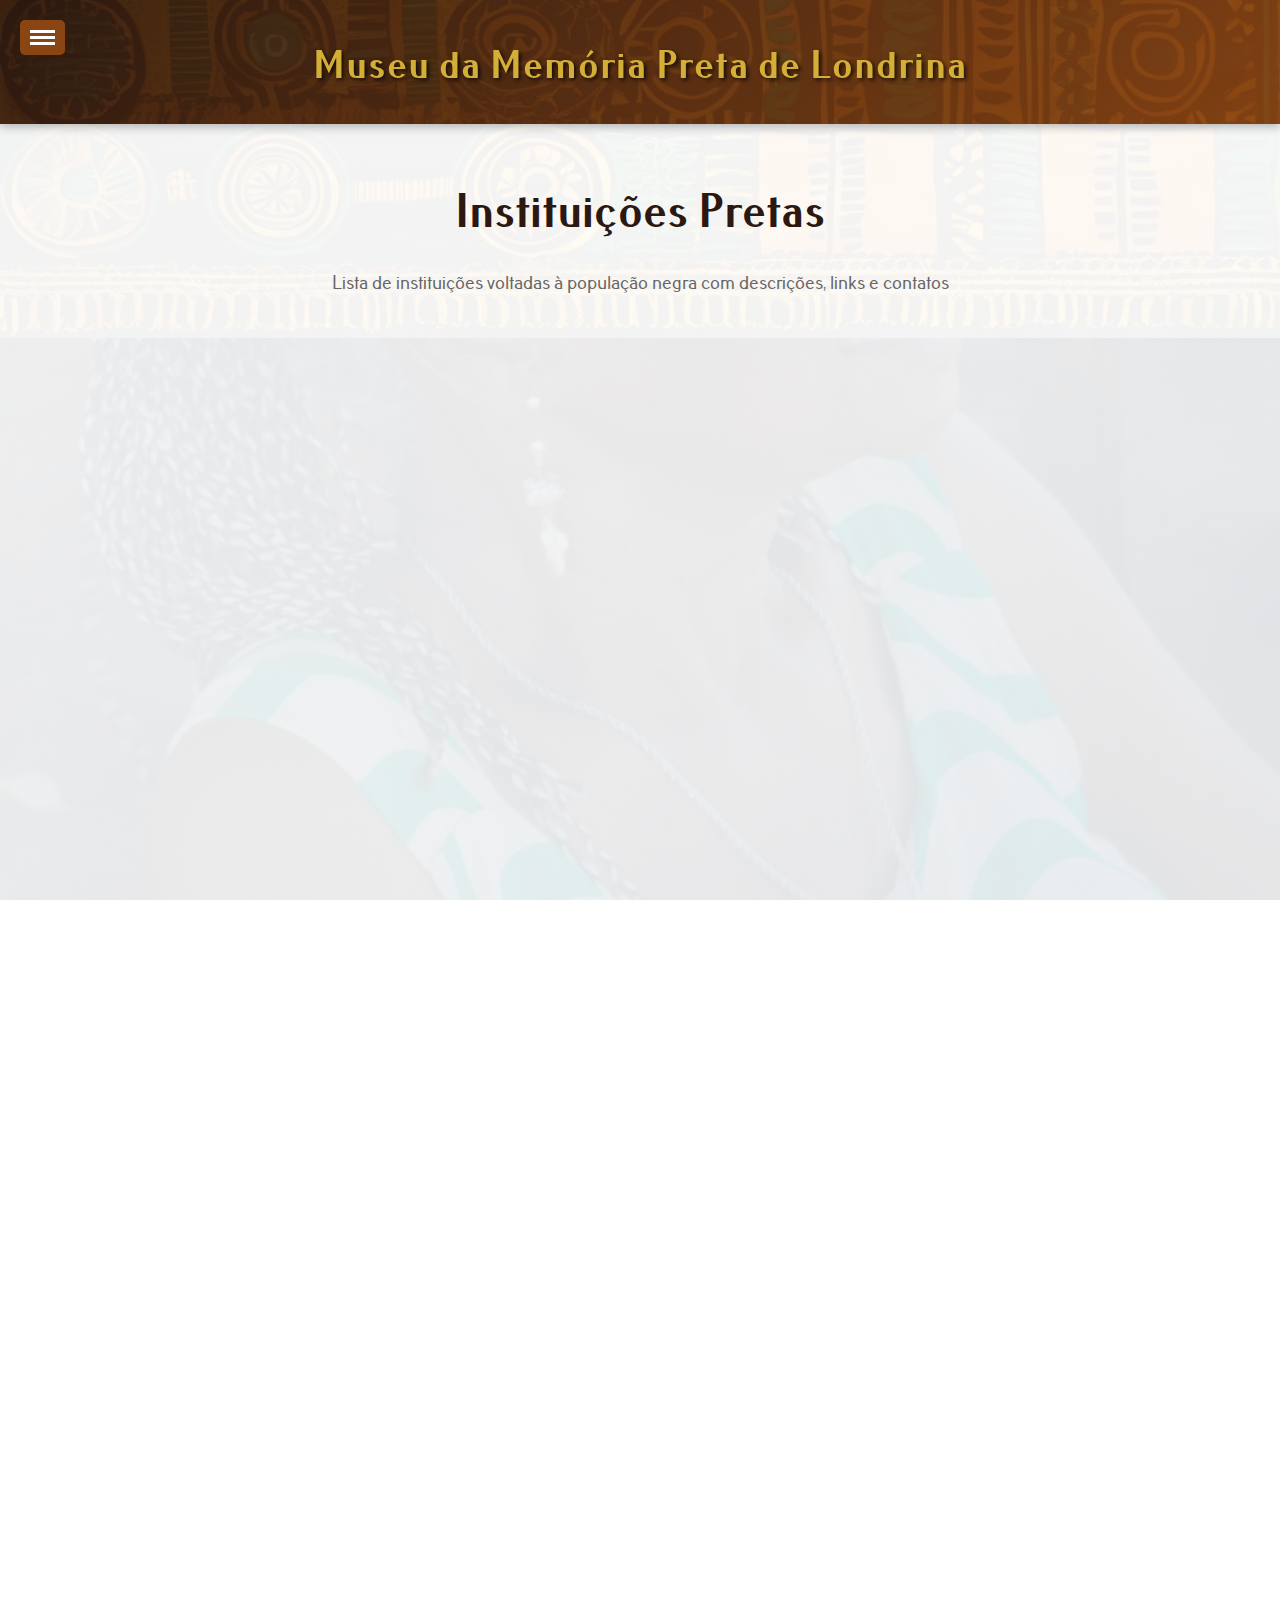
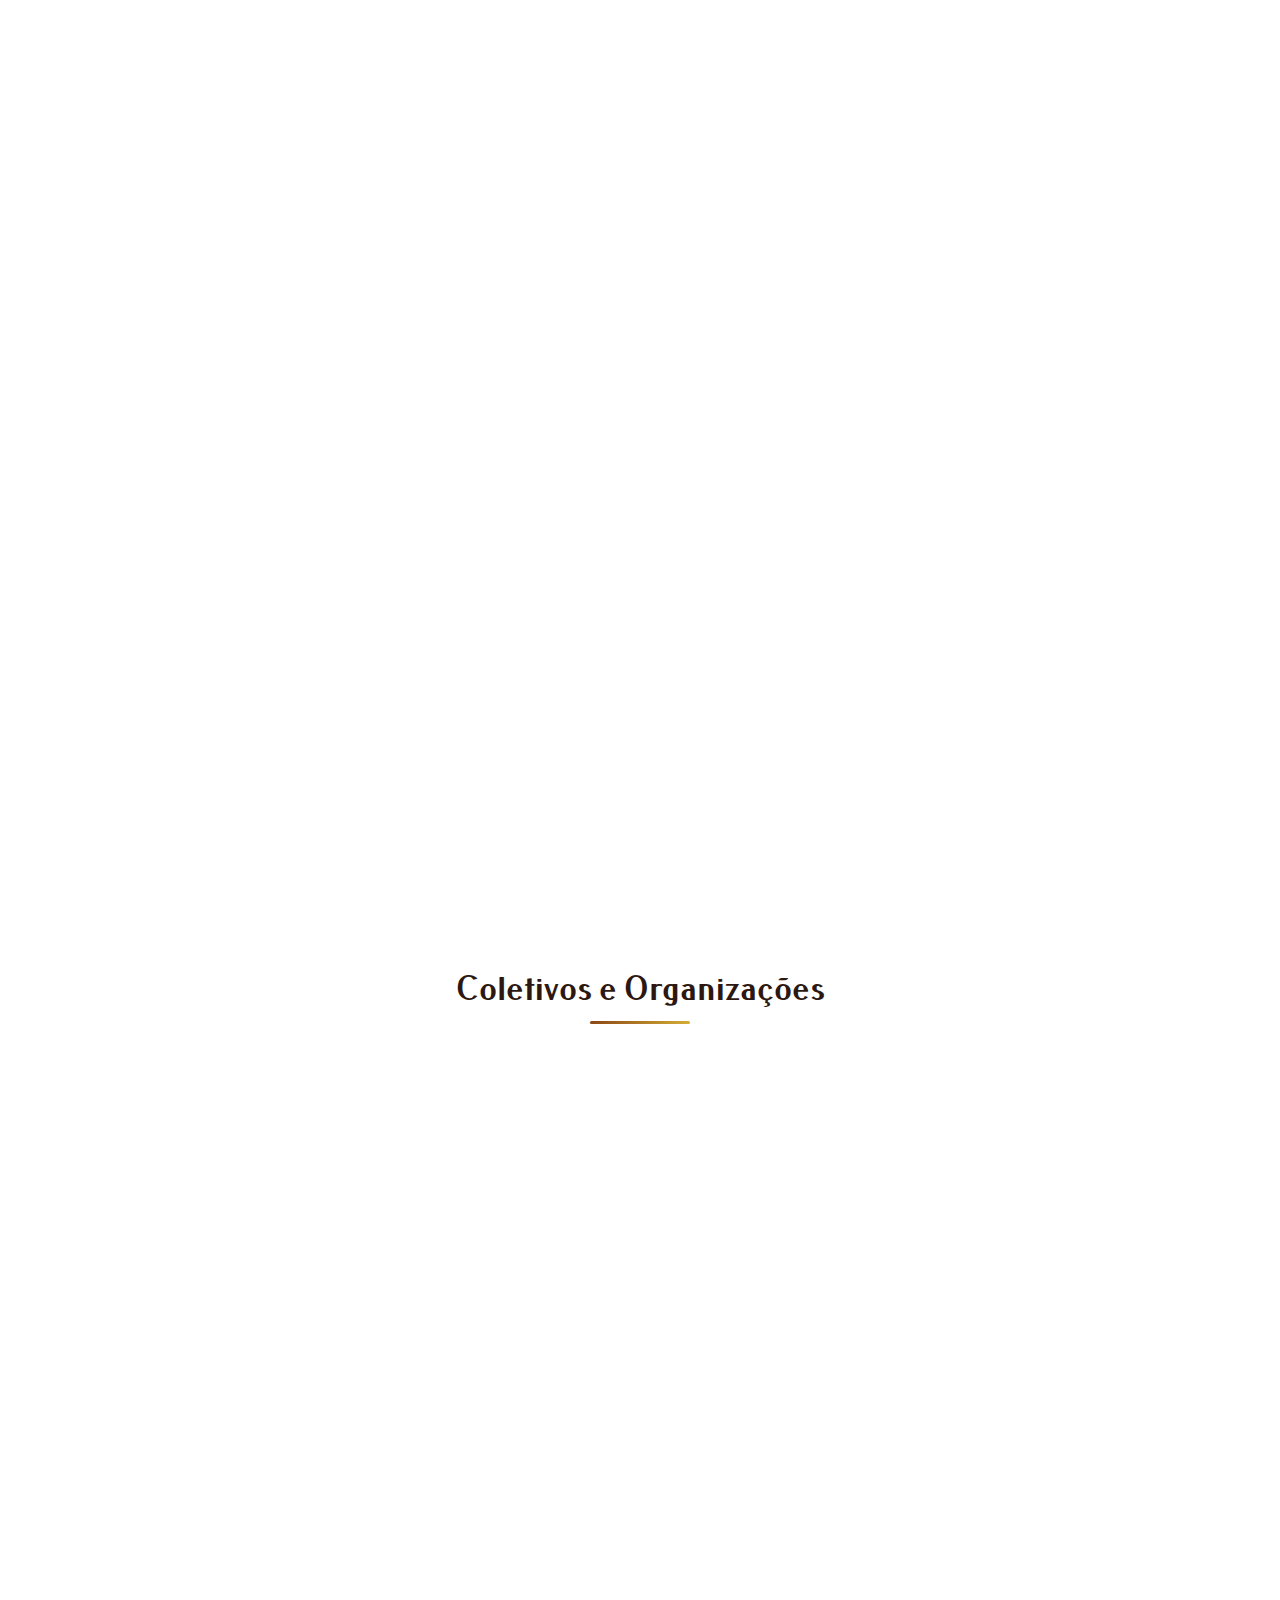
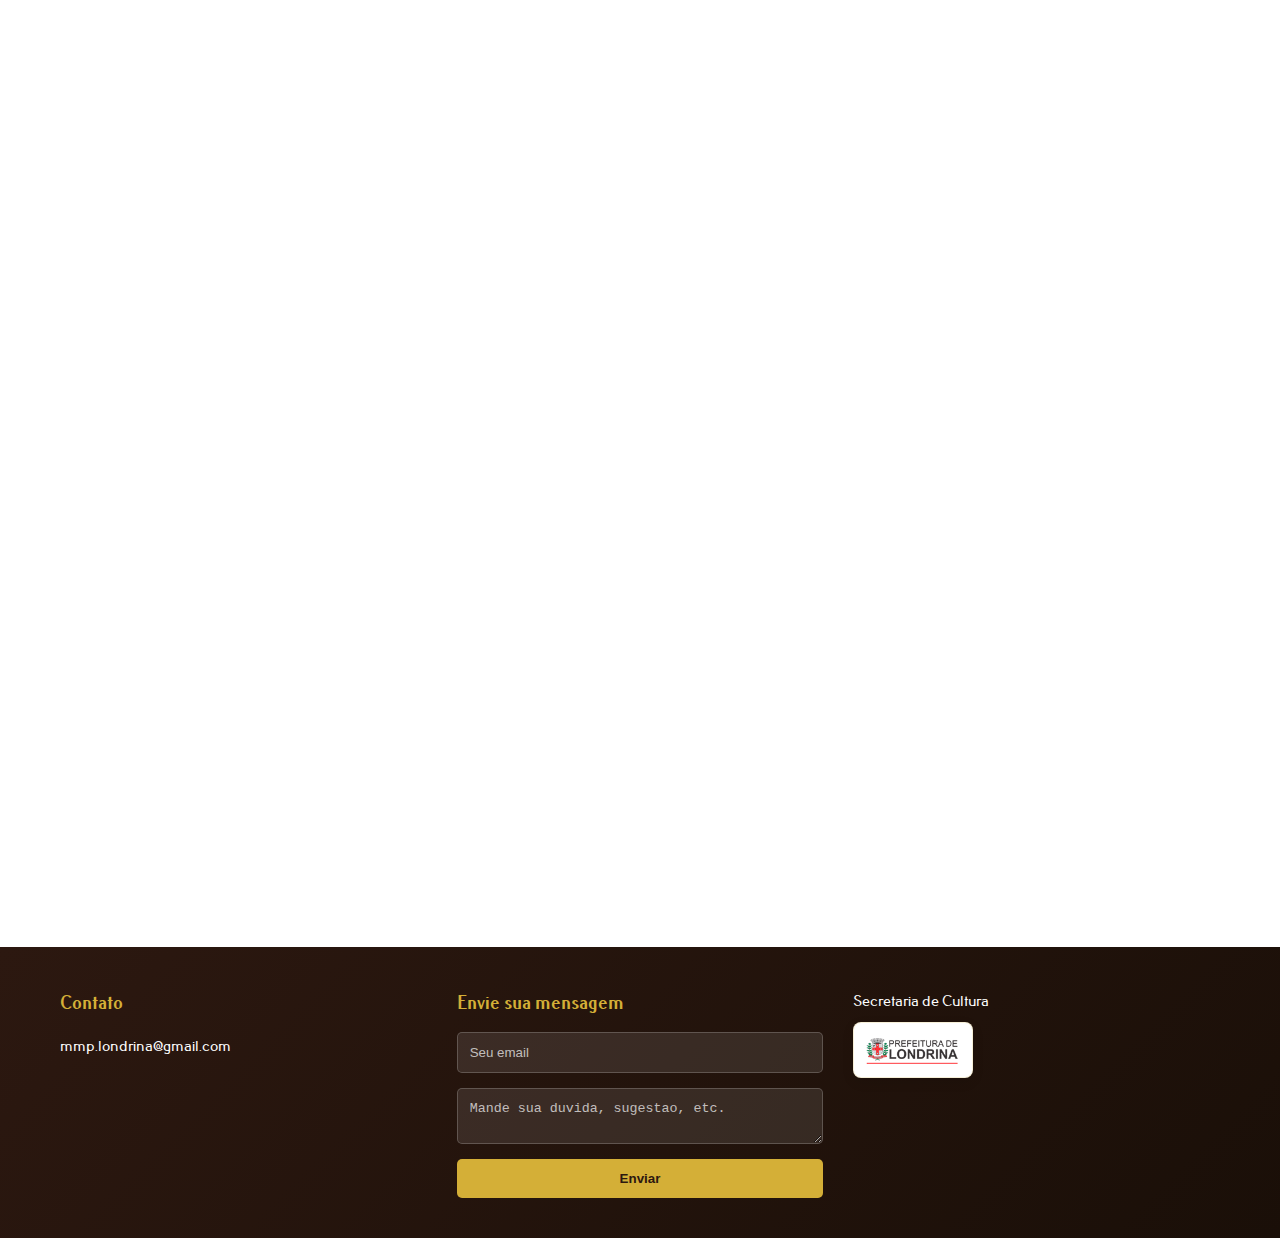
<file: instituicoes.html>
<!DOCTYPE html>
<html lang="pt-BR">
<head>
    <meta charset="UTF-8">
    <meta name="viewport" content="width=device-width, initial-scale=1.0">
    <meta http-equiv="Content-Type" content="text/html; charset=UTF-8">
    <title>Instituições Pretas - Museu das Memórias Pretas de Londrina</title>
    <link rel="stylesheet" href="styles.css">
    <link rel="stylesheet" href="instituicoes.css">
    <link rel="preconnect" href="https://fonts.googleapis.com">
    <link rel="preconnect" href="https://fonts.gstatic.com" crossorigin>
    <link href="https://fonts.googleapis.com/css2?family=Inter:wght@300;400;500;600;700&display=swap" rel="stylesheet">
</head>
<body>
    <!-- Cabeçalho fixo -->
    <header class="header">
        <div class="header-content">
            <a href="index.html" class="museum-title-link">
                <h1 class="museum-title">Museu da Memória Preta de Londrina</h1>
            </a>
        </div>
    </header>

    <!-- Botão do menu lateral -->
    <button class="menu-toggle" id="menuToggle">
        <span></span>
        <span></span>
        <span></span>
    </button>

    <!-- Menu lateral -->
    <nav class="sidebar" id="sidebar">
        <div class="sidebar-content">
            <h2>Menu</h2>
            <ul class="sidebar-menu">
                <li><a href="index.html" class="menu-link">Início</a></li>
                <li><a href="historia.html" class="menu-link">História Preta de Londrina</a></li>
                <li><a href="memorias.html" class="menu-link">Memórias Pretas</a></li>
                <li><a href="artigos.html" class="menu-link">Artigos Pretos</a></li>
                <li><a href="instituicoes.html" class="menu-link active">Instituições Pretas</a></li>
                <li><a href="contato.html" class="menu-link">Contato</a></li>
            </ul>
        </div>
    </nav>

    <!-- Overlay para fechar menu -->
    <div class="overlay" id="overlay"></div>

    <!-- Conteúdo principal -->
    <main class="main-content">
        <section class="page-header">
            <div class="container">
                <h1>Instituições Pretas</h1>
                <p class="page-subtitle">Lista de instituições voltadas à população negra com descrições, links e contatos</p>
            </div>
        </section>

        <section class="institutions-section">
            <div class="container">
                <!-- NEAB -->
                <div class="institution-card">
                    <h3>NEAB - Núcleo de Estudos Afro Brasileiros</h3>
                    <p>O Nucleo de Estudos Afro Brasileiros tem desenvolvido pesquisas, cursos, conferências, encontros, publicações, priorizando questões sócio-históricos e pedagógicos sobre estudos afro-brasileiros, africanos em diferentes sociedades. De forma interdisciplinar, busca também subsidiar a produção de conhecimento para formulação das bases de combate à discriminação racial, ao preconceito e ao racismo.</p>
                    <div class="contact-info">
                        <p><strong>Site:</strong> <a href="https://sites.uel.br/neab/" target="_blank">sites.uel.br/neab/</a></p>
                        <p><strong>Email:</strong> neab@uel.br</p>
                        <p><strong>Telefones:</strong> (43)3371-4599 - Secretaria / (43)3371-4679 - Coordenação</p>
                        <p><strong>Horário de Atendimento ao Público:</strong> das 08h30 às 11h30 e das 14h00 às 17:30</p>
                    </div>
                </div>

                <!-- CMPIR -->
                <div class="institution-card">
                    <h3>CMPIR - Conselho Municipal da Promoção da Igualdade Racial</h3>
                    <p>Este conselho, um órgão da Prefeitura de Londrina, trabalha para promover a igualdade racial e combater o racismo, envolvendo outras entidades locais.</p>
                    <div class="contact-info">
                        <p><strong>Endereço:</strong> Av. Duque de Caxias, 635 - Centro Cívico, CEP: 86015-901, Londrina - Paraná</p>
                        <p><strong>Email:</strong> cmpir@londrina.pr.gov.br</p>
                        <p><strong>Telefone:</strong> (43) 3372-4370</p>
                        <p><strong>Horário:</strong> de segunda a sexta-feira, das 8h às 12h</p>
                    </div>
                </div>

                <!-- AABRA -->
                <div class="institution-card">
                    <h3>AABRA - Associação Afro-Brasileira de Londrina</h3>
                    <p>Esta associação é mais recente e se dedica a fortalecer a identidade e a cultura da população negra de Londrina, com foco em ações e projetos que promovam a igualdade racial.</p>
                    <div class="contact-info">
                        <p><strong>Endereço:</strong> Rua Senador Souza Naves, 9 Sala 506 - Edifício Julio Fuganti, Centro - Londrina - PR, CEP: 86010-921</p>
                        <p><strong>Telefone:</strong> (43) 3324-7211</p>
                    </div>
                </div>

                <!-- Conselho Municipal da Comunidade Negra -->
                <div class="institution-card">
                    <h3>Conselho Municipal da Comunidade Negra de Londrina</h3>
                    <p>Este conselho é outro órgão importante que defende os direitos e a promoção dos interesses da comunidade negra em Londrina.</p>
                    <div class="contact-info">
                        <p><strong>Legislação:</strong> <a href="https://www1.cml.pr.gov.br/leis/1996/web/LE065871996consol.html" target="_blank">Lei de criação</a></p>
                    </div>
                </div>

                <!-- MP-PR -->
                <div class="institution-card">
                    <h3>Ministério Público do Paraná (MP-PR)</h3>
                    <p>Através do Grupo de Trabalho de Combate ao Racismo, o MP-PR atua na defesa dos direitos humanos e no combate ao racismo, envolvendo também outras entidades locais.</p>
                    <div class="contact-info">
                        <p><strong>Site:</strong> <a href="https://mppr.mp.br/Atuacao-Igualdade-Etnico-racial" target="_blank">Atuação Igualdade Étnico-racial</a></p>
                        <p><strong>NUPIER:</strong> <a href="https://site.mppr.mp.br/nupier" target="_blank">site.mppr.mp.br/nupier</a></p>
                    </div>
                </div>

                <!-- OAB -->
                <div class="institution-card">
                    <h3>OAB Subseção Londrina</h3>
                    <p>A OAB contribui com o combate ao racismo e a defesa dos direitos da população negra, em parceria com outras entidades.</p>
                    <div class="contact-info">
                        <p><strong>Campanha:</strong> <a href="https://www.oabpr.org.br/oab-parana-adere-a-campanha-parana-unido-contra-o-racismo/" target="_blank">Paraná Unido Contra o Racismo</a></p>
                    </div>
                </div>

                <!-- Rede Socioassistencial -->
                <div class="institution-card">
                    <h3>Rede Socioassistencial e Intersetorial</h3>
                    <p>Listagem de OSC que desenvolvem serviços de natureza socioassistencial co-financiadas pelo município de Londrina.</p>
                    <div class="contact-info">
                        <p><strong>Site:</strong> <a href="https://portal.londrina.pr.gov.br/rede-socioassistencial-e-intersetorial" target="_blank">portal.londrina.pr.gov.br/rede-socioassistencial-e-intersetorial</a></p>
                    </div>
                </div>

                <h2 class="section-title">Coletivos e Organizações</h2>

                <!-- Coletivo Dona Vilma -->
                <div class="institution-card">
                    <h3>Coletivo Dona Vilma Ya Mukumby</h3>
                    <p>Acolher e aquilombar pessoas negras promovendo debates sobre vivências e combate ao racismo! Reunião toda terça online ou presencial em Londrina PR.</p>
                    <div class="contact-info">
                        <p><strong>Instagram:</strong> <a href="https://www.instagram.com/coletivodonavilmaym/" target="_blank">@coletivodonavilmaym</a></p>
                    </div>
                </div>

                <!-- Coletivo Quizomba -->
                <div class="institution-card">
                    <h3>Coletivo Quizomba</h3>
                    <p>O Coletivo Quizomba desenvolve o Projeto Quizomba: o samba e outros batuques desde 2005. O Projeto atua junto ao Movimento Negro na perspectiva de preservar e difundir o patrimônio imaterial ligado às manifestações artísticas de matriz africana e indígena e combater a intolerância e o preconceito etino-racial através da arte.</p>
                    <div class="contact-info">
                        <p><strong>Links:</strong> <a href="https://linktr.ee/QuizombaLondrina" target="_blank">linktr.ee/QuizombaLondrina</a></p>
                    </div>
                </div>

                <!-- COCINE -->
                <div class="institution-card">
                    <h3>COCINE - Coletivo de Cinema Negro de Londrina</h3>
                    <p>O COCINE é composto por pesquisadores e pesquisadoras no campo do Audiovisual, da Comunicação, História Social e dos Estudos da Linguagem.</p>
                    <div class="contact-info">
                        <p><strong>Instagram:</strong> <a href="https://www.instagram.com/cocinelondrina/" target="_blank">@cocinelondrina</a></p>
                        <p><strong>Site:</strong> <a href="https://cinemanegrodelondrina.com.br/" target="_blank">cinemanegrodelondrina.com.br</a></p>
                    </div>
                </div>

                <!-- Coletivo APP -->
                <div class="institution-card">
                    <h3>Coletivo de Promoção da Igualdade Racial - APP Sindicato Londrina</h3>
                    <p>Coletivo voltado para a promoção da igualdade racial e combate ao racismo dentro do sindicato dos professores.</p>
                    <div class="contact-info">
                        <p><strong>Endereço:</strong> APP Sindicato Londrina - Av. JK, 1834</p>
                        <p><strong>Mais informações:</strong> <a href="https://www.applondrina.com/2023/11/13/coletivo-de-promocao-da-igualdade-racial-e-de-combate-ao-racismo-da-app-sindicato-londrina-realiza-ato-eu-sou-porque-nos-somos/" target="_blank">Ato "Eu sou porque nós somos"</a></p>
                    </div>
                </div>

                <!-- Coletivo Black Divas -->
                <div class="institution-card">
                    <h3>Coletivo Black Divas</h3>
                    <p>Fundado em 2003 pautas: açoes erradicar o racismo; a saúde da Mulher Negra; o empreendedorismo Negro; pautas pelo fim da violência contra a mulher negra.</p>
                    <div class="contact-info">
                        <p><strong>Instagram:</strong> <a href="https://www.instagram.com/coletivoblack.divas/" target="_blank">@coletivoblack.divas</a></p>
                    </div>
                </div>
            </div>
        </section>
    </main>

    <!-- Rodapé fixo -->
    <footer class="footer">
        <div class="footer-content">
            <div class="footer-contact">
                <h3>Contato</h3>
                <p>mmp.londrina@gmail.com</p>
            </div>
            <div class="footer-form">
                <h3>Envie sua mensagem</h3>
                <form class="contact-form" action="https://formspree.io/f/xdkogqpw" method="POST">
                    <input type="email" name="email" placeholder="Seu email" required>
                    <textarea name="message" placeholder="Mande sua duvida, sugestao, etc." required></textarea>
                    <input type="hidden" name="_subject" value="Mensagem rápida - Museu da Memória Preta">
                    <button type="submit">Enviar</button>
                </form>
            </div>
            <div class="footer-logo">
                <p>Secretaria de Cultura</p>
                <img src="Arquivos site/Elementos Gráficos/logo secretaria de cultura.png" alt="Logo Secretaria de Cultura" class="secretaria-logo">
            </div>
        </div>
    </footer>

    <script src="script.js"></script>
</body>
</html>
</file>
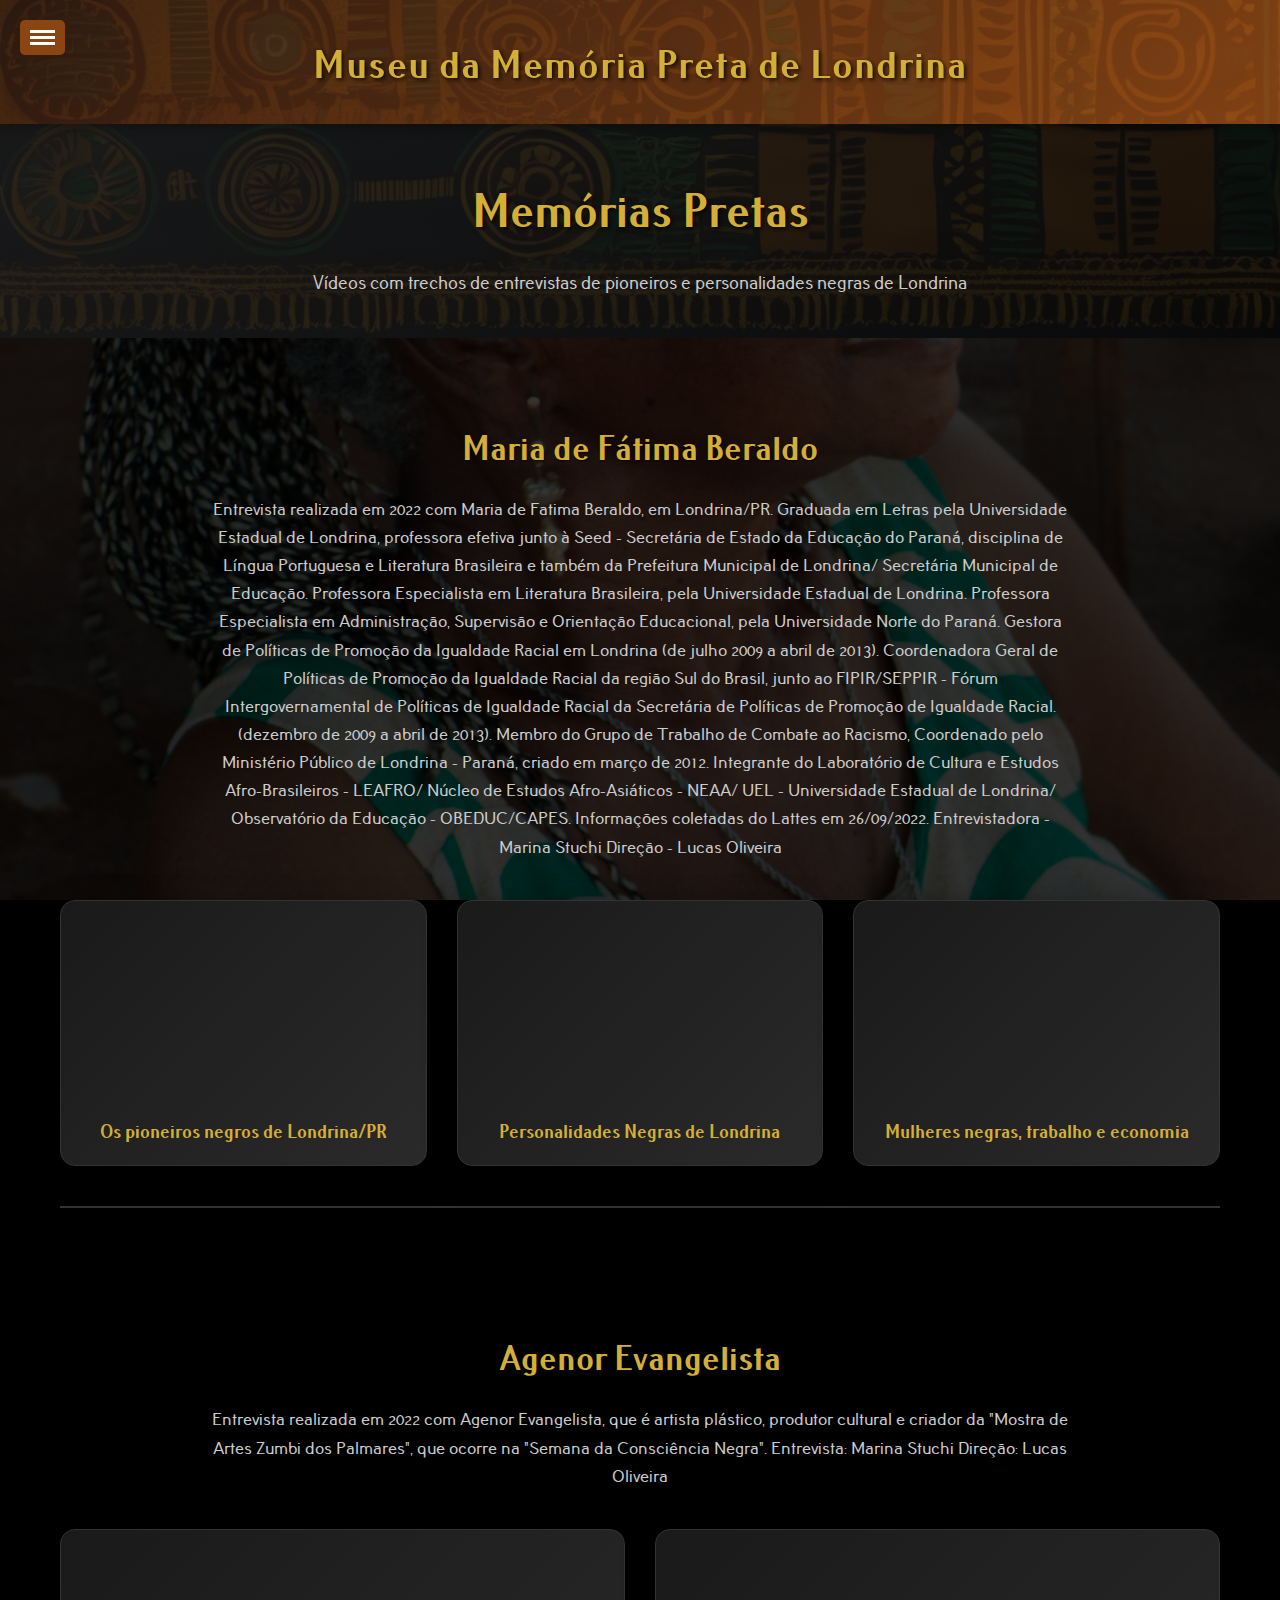
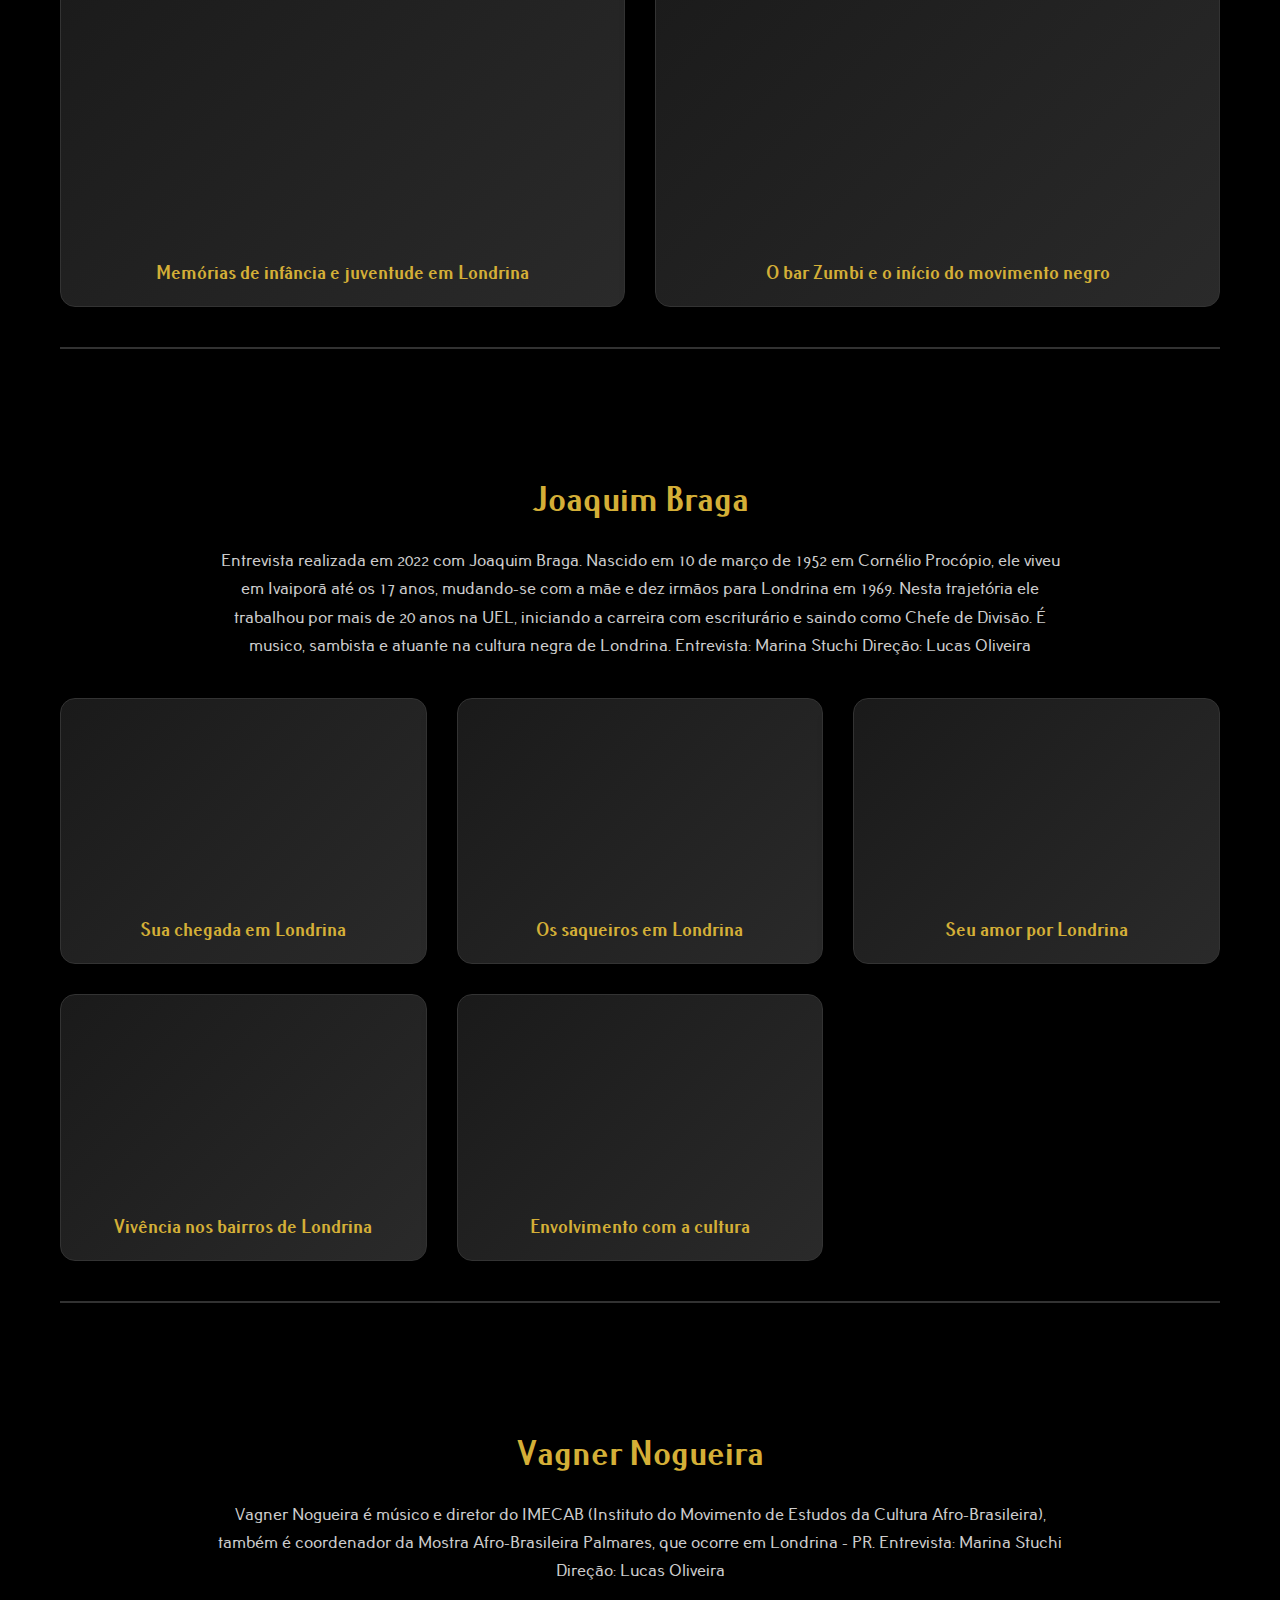
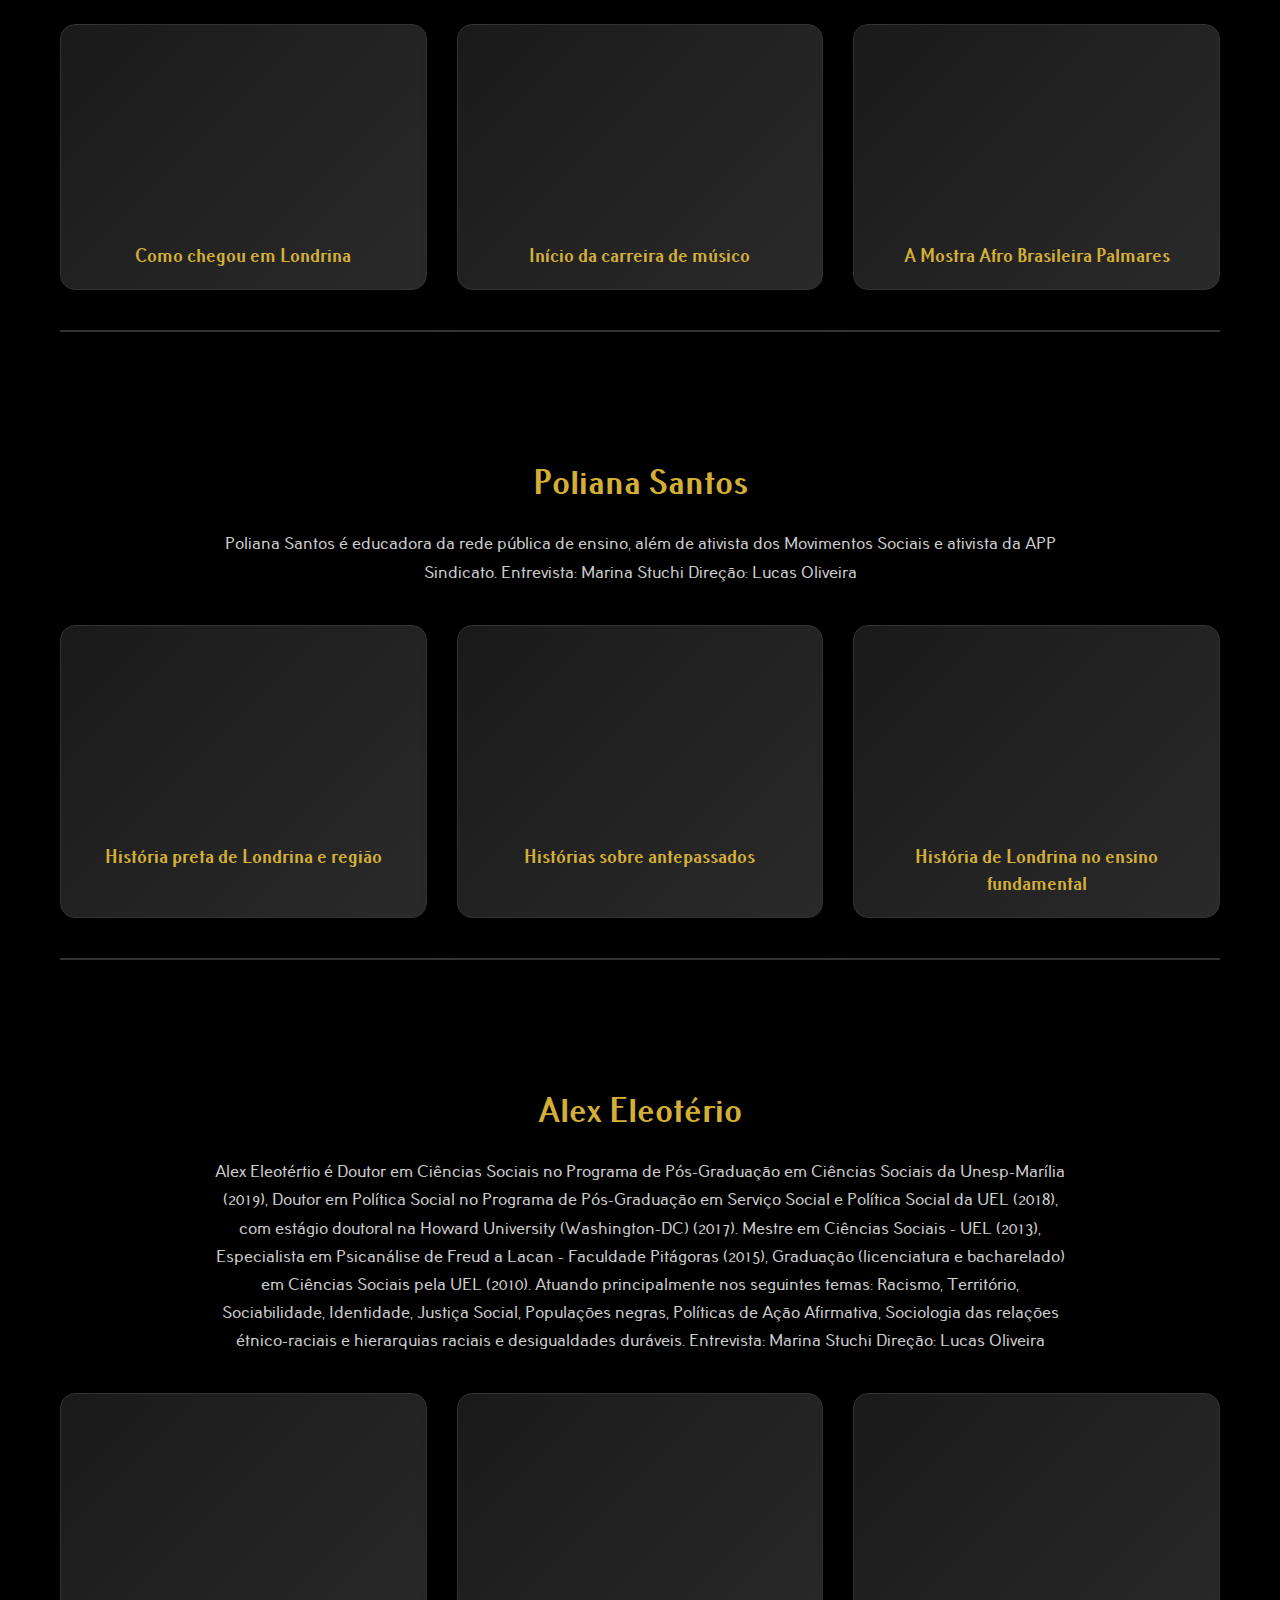
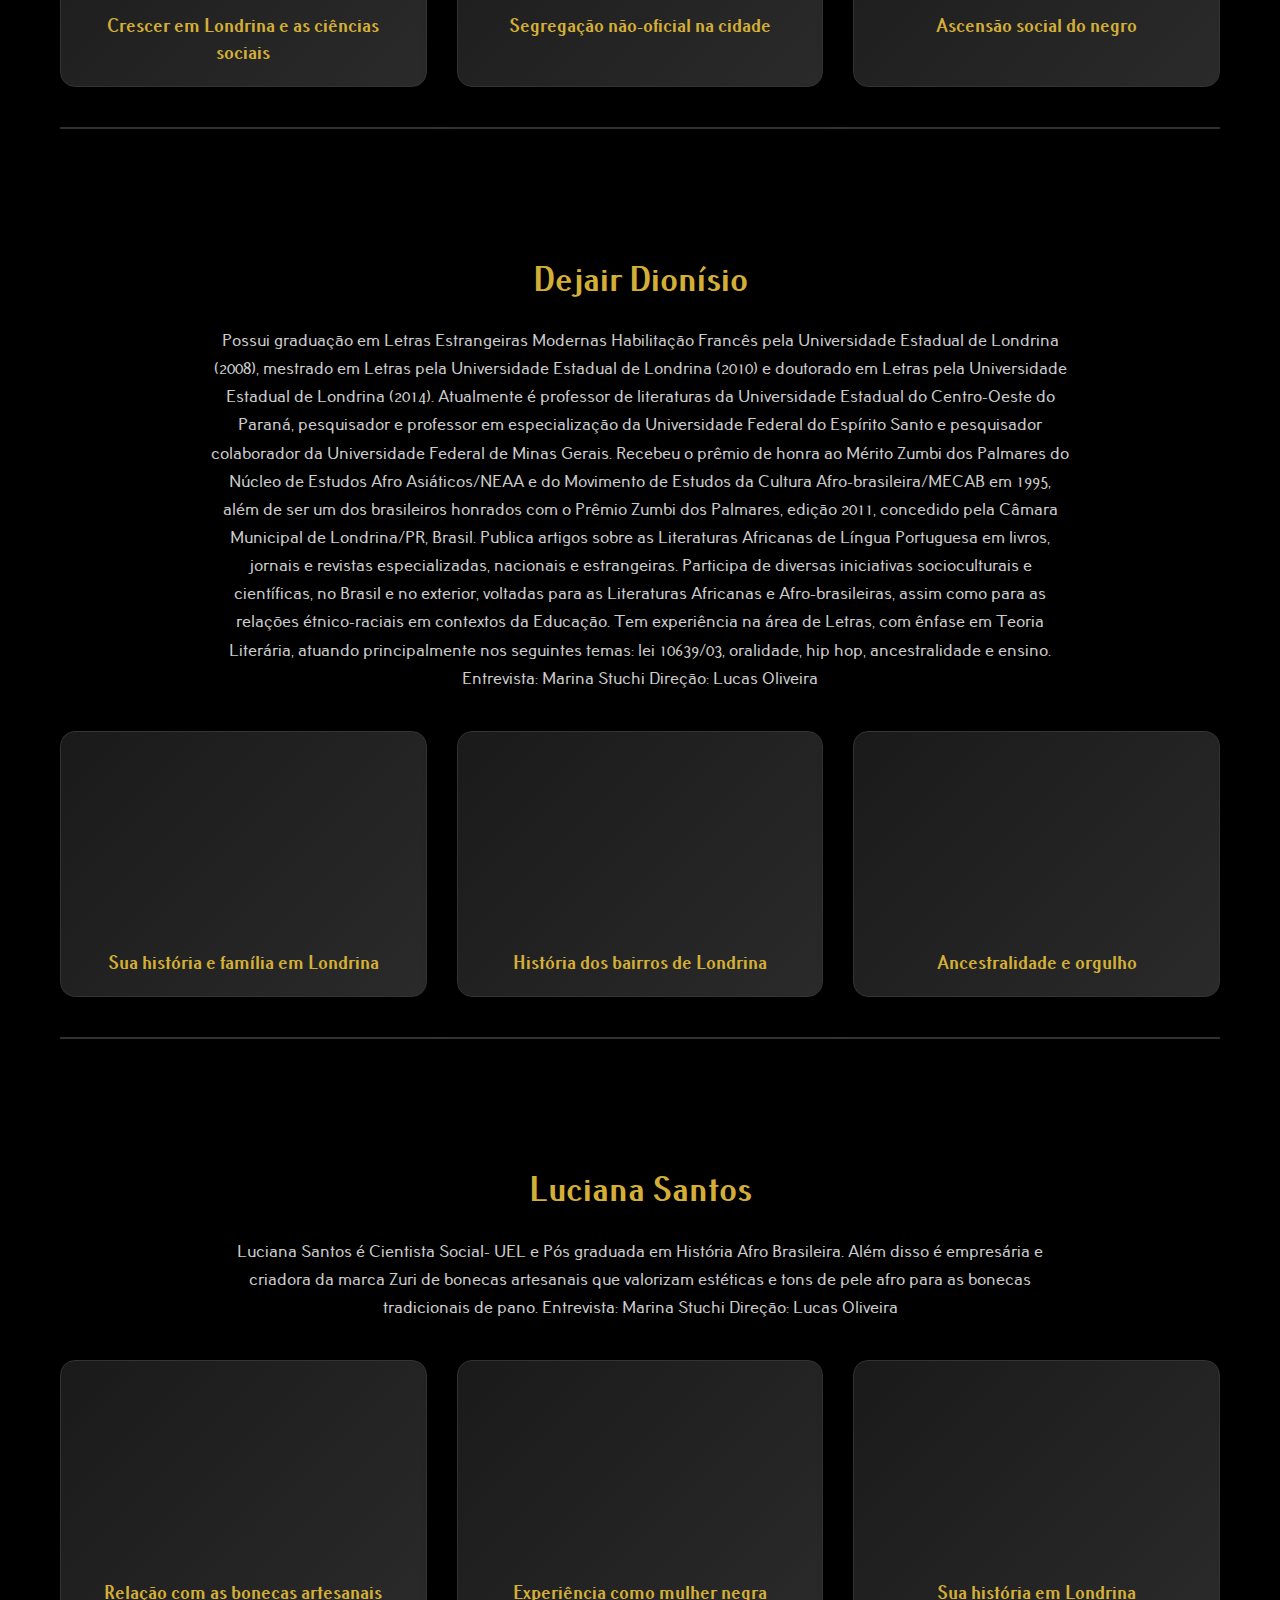
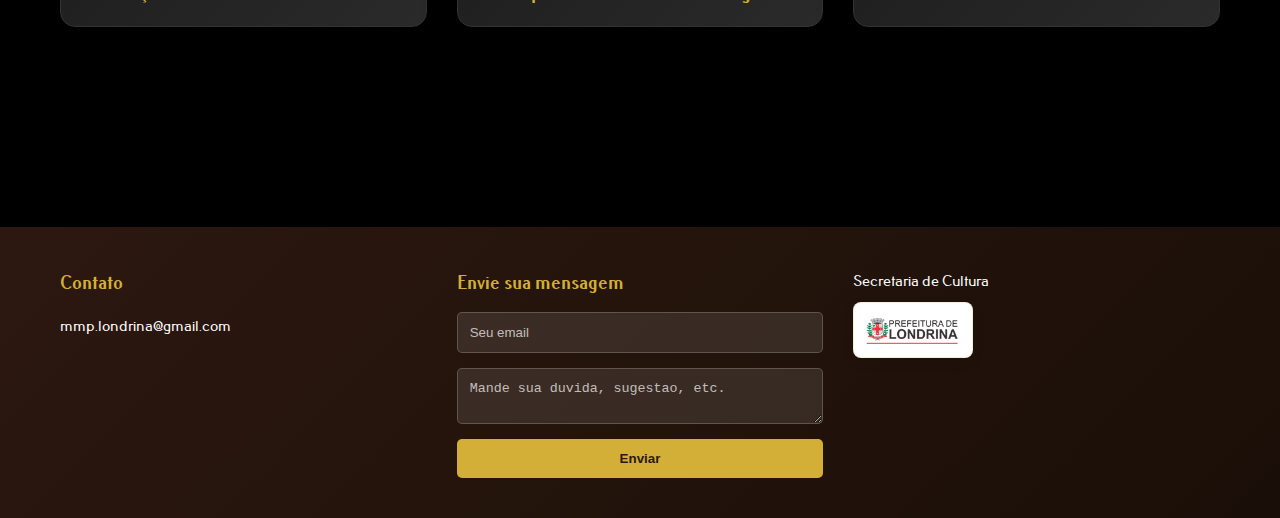
<file: memorias.html>
<!DOCTYPE html>
<html lang="pt-BR">
<head>
    <meta charset="UTF-8">
    <meta name="viewport" content="width=device-width, initial-scale=1.0">
    <meta http-equiv="Content-Type" content="text/html; charset=UTF-8">
    <title>Memórias Pretas - Museu das Memórias Pretas de Londrina</title>
    <link rel="stylesheet" href="styles.css">
    <link rel="stylesheet" href="memorias.css">
    <link rel="preconnect" href="https://fonts.googleapis.com">
    <link rel="preconnect" href="https://fonts.gstatic.com" crossorigin>
    <link href="https://fonts.googleapis.com/css2?family=Inter:wght@300;400;500;600;700&display=swap" rel="stylesheet">
</head>
<body>
    <!-- Cabeçalho fixo -->
    <header class="header">
        <div class="header-content">
            <a href="index.html" class="museum-title-link">
                <h1 class="museum-title">Museu da Memória Preta de Londrina</h1>
            </a>
        </div>
    </header>

    <!-- Botão do menu lateral -->
    <button class="menu-toggle" id="menuToggle">
        <span></span>
        <span></span>
        <span></span>
    </button>

    <!-- Menu lateral -->
    <nav class="sidebar" id="sidebar">
        <div class="sidebar-content">
            <h2>Menu</h2>
            <ul class="sidebar-menu">
                <li><a href="index.html" class="menu-link">Início</a></li>
                <li><a href="historia.html" class="menu-link">História Preta de Londrina</a></li>
                <li><a href="memorias.html" class="menu-link active">Memórias Pretas</a></li>
                <li><a href="artigos.html" class="menu-link">Artigos Pretos</a></li>
                <li><a href="instituicoes.html" class="menu-link">Instituições Pretas</a></li>
                <li><a href="contato.html" class="menu-link">Contato</a></li>
            </ul>
        </div>
    </nav>

    <!-- Overlay para fechar menu -->
    <div class="overlay" id="overlay"></div>

    <!-- Conteúdo principal -->
    <main class="main-content">
        <section class="page-header">
            <div class="container">
                <h1>Memórias Pretas</h1>
                <p class="page-subtitle">Vídeos com trechos de entrevistas de pioneiros e personalidades negras de Londrina</p>
            </div>
        </section>

        <!-- Seção de vídeos -->
        <section class="videos-section">
            <div class="container">
                <!-- Fátima Beraldo -->
                <div class="person-section">
                    <h2>Maria de Fátima Beraldo</h2>
                    <p class="person-bio">Entrevista realizada em 2022 com Maria de Fatima Beraldo, em Londrina/PR.
                        Graduada em Letras pela Universidade Estadual de Londrina, professora efetiva junto à Seed - Secretária de Estado da Educação do Paraná, disciplina de Língua Portuguesa e Literatura Brasileira e também da Prefeitura Municipal de Londrina/ Secretária Municipal de Educação. Professora Especialista em Literatura Brasileira, pela Universidade Estadual de Londrina. Professora Especialista em Administração, Supervisão e Orientação Educacional, pela Universidade Norte do Paraná. Gestora de Políticas de Promoção da Igualdade Racial em Londrina (de julho 2009 a abril de 2013). Coordenadora Geral de Políticas de Promoção da Igualdade Racial da região Sul do Brasil, junto ao FIPIR/SEPPIR - Fórum Intergovernamental de Políticas de Igualdade Racial da Secretária de Políticas de Promoção de Igualdade Racial. (dezembro de 2009 a abril de 2013). Membro do Grupo de Trabalho de Combate ao Racismo, Coordenado pelo Ministério Público de Londrina - Paraná, criado em março de 2012. Integrante do Laboratório de Cultura e Estudos Afro-Brasileiros - LEAFRO/ Núcleo de Estudos Afro-Asiáticos - NEAA/ UEL - Universidade Estadual de Londrina/ Observatório da Educação - OBEDUC/CAPES.
                        Informações coletadas do Lattes em 26/09/2022.
                        Entrevistadora -  Marina Stuchi
                        Direção - Lucas Oliveira
                    </p>
                    
                    <div class="videos-grid">
                        <div class="video-card">
                            <div class="video-wrapper">
                                <iframe src="https://www.youtube.com/embed/VXG-hb_997Y" title="Os pioneiros negros de Londrina/PR - Fatima Beraldo" frameborder="0" allowfullscreen></iframe>
                            </div>
                            <h3>Os pioneiros negros de Londrina/PR</h3>
                        </div>
                        
                        <div class="video-card">
                            <div class="video-wrapper">
                                <iframe src="https://www.youtube.com/embed/2CSA_8aTzyA" title="Personalidades Negras de Londrina" frameborder="0" allowfullscreen></iframe>
                            </div>
                            <h3>Personalidades Negras de Londrina</h3>
                        </div>
                        
                        <div class="video-card">
                            <div class="video-wrapper">
                                <iframe src="https://www.youtube.com/embed/hDkIebOQLOI" title="Mulheres negras, trabalho e economia" frameborder="0" allowfullscreen></iframe>
                            </div>
                            <h3>Mulheres negras, trabalho e economia</h3>
                        </div>
                    </div>
                </div>

                <!-- Agenor Evangelista -->
                <div class="person-section">
                    <h2>Agenor Evangelista</h2>
                    <p class="person-bio">Entrevista realizada em 2022 com Agenor Evangelista, que é artista plástico, produtor cultural e criador da "Mostra de Artes Zumbi dos Palmares", que ocorre na "Semana da Consciência Negra".
                        Entrevista: Marina Stuchi
                        Direção: Lucas Oliveira
                        </p>
                    
                    <div class="videos-grid">
                        <div class="video-card">
                            <div class="video-wrapper">
                                <iframe src="https://www.youtube.com/embed/8NluATUhbAk" title="Agenor Evangelista conta memórias de infância e juventude em Londrina" frameborder="0" allowfullscreen></iframe>
                            </div>
                            <h3>Memórias de infância e juventude em Londrina</h3>
                        </div>
                        
                        <div class="video-card">
                            <div class="video-wrapper">
                                <iframe src="https://www.youtube.com/embed/BiWkcyHwdJc" title="Agenor conta sobre o bar zumbi e o início do movimento negro em Londrina" frameborder="0" allowfullscreen></iframe>
                            </div>
                            <h3>O bar Zumbi e o início do movimento negro</h3>
                        </div>
                    </div>
                </div>

                <!-- Joaquim Braga -->
                <div class="person-section">
                    <h2>Joaquim Braga</h2>
                    <p class="person-bio">Entrevista realizada em 2022 com Joaquim Braga.
                        Nascido em 10 de março de 1952 em Cornélio Procópio, ele viveu em Ivaiporã até os 17 anos, mudando-se com a mãe e dez irmãos para Londrina em 1969. Nesta trajetória ele trabalhou por mais de 20 anos na UEL, iniciando a carreira com escriturário e saindo como Chefe de Divisão. É musico, sambista e atuante na cultura negra de Londrina.
                        Entrevista: Marina Stuchi
                        Direção: Lucas Oliveira
                        </p>
                    
                    <div class="videos-grid">
                        <div class="video-card">
                            <div class="video-wrapper">
                                <iframe src="https://www.youtube.com/embed/w4QUixyrMKk" title="Sambista Joaquim Braga conta sobre sua chegada em Londrina" frameborder="0" allowfullscreen></iframe>
                            </div>
                            <h3>Sua chegada em Londrina</h3>
                        </div>
                        
                        <div class="video-card">
                            <div class="video-wrapper">
                                <iframe src="https://www.youtube.com/embed/TnIltNwPA0g" title="Braguinha fala sobre os saqueiros em Londrina" frameborder="0" allowfullscreen></iframe>
                            </div>
                            <h3>Os saqueiros em Londrina</h3>
                        </div>
                        
                        <div class="video-card">
                            <div class="video-wrapper">
                                <iframe src="https://www.youtube.com/embed/Biytbfm17h0" title="Joaquim Braga fala sobre seu amor por Londrina" frameborder="0" allowfullscreen></iframe>
                            </div>
                            <h3>Seu amor por Londrina</h3>
                        </div>
                        
                        <div class="video-card">
                            <div class="video-wrapper">
                                <iframe src="https://www.youtube.com/embed/GGlopRd499o" title="Sambista Joaquim Braga fala sobre sua vivencia nos bairros em Londrina" frameborder="0" allowfullscreen></iframe>
                            </div>
                            <h3>Vivência nos bairros de Londrina</h3>
                        </div>
                        
                        <div class="video-card">
                            <div class="video-wrapper">
                                <iframe src="https://www.youtube.com/embed/P-UK9LSEyzM" title="Sambista Joaquim Braga fala sobre memorias de como começou seu envolvimento com a cultura" frameborder="0" allowfullscreen></iframe>
                            </div>
                            <h3>Envolvimento com a cultura</h3>
                        </div>
                    </div>
                </div>

                <!-- Vagner Nogueira -->
                <div class="person-section">
                    <h2>Vagner Nogueira</h2>
                    <p class="person-bio">Vagner Nogueira é músico e diretor do IMECAB (Instituto do Movimento de Estudos da Cultura Afro-Brasileira), também é coordenador da Mostra Afro-Brasileira Palmares, que ocorre em Londrina - PR.
                        Entrevista: Marina Stuchi
                        Direção: Lucas Oliveira
                        </p>
                    
                    <div class="videos-grid">
                        <div class="video-card">
                            <div class="video-wrapper">
                                <iframe src="https://www.youtube.com/embed/UJcGmEE-s8Q" title="Vagner Nogueira conta como chegou em Londrina" frameborder="0" allowfullscreen></iframe>
                            </div>
                            <h3>Como chegou em Londrina</h3>
                        </div>
                        
                        <div class="video-card">
                            <div class="video-wrapper">
                                <iframe src="https://www.youtube.com/embed/VHwvkpTBRKI" title="Vagner Nogueira conta como começou a carreira de músico" frameborder="0" allowfullscreen></iframe>
                            </div>
                            <h3>Início da carreira de músico</h3>
                        </div>
                        
                        <div class="video-card">
                            <div class="video-wrapper">
                                <iframe src="https://www.youtube.com/embed/tOxMfFbVXfI" title="Vagner Nogueira conta como surgiu a Mostra Afro Brasileira Palmares" frameborder="0" allowfullscreen></iframe>
                            </div>
                            <h3>A Mostra Afro Brasileira Palmares</h3>
                        </div>
                    </div>
                </div>

                <!-- Poliana Santos -->
                <div class="person-section">
                    <h2>Poliana Santos</h2>
                    <p class="person-bio">Poliana Santos é educadora da rede pública de ensino, além de ativista dos Movimentos Sociais e ativista da APP Sindicato.
                        Entrevista: Marina Stuchi
                        Direção: Lucas Oliveira
                        </p>
                    
                    <div class="videos-grid">
                        <div class="video-card">
                            <div class="video-wrapper">
                                <iframe src="https://www.youtube.com/embed/PiPldZM2XHY" title="Poliana santos fala sobre a história preta de Londrina e região" frameborder="0" allowfullscreen></iframe>
                            </div>
                            <h3>História preta de Londrina e região</h3>
                        </div>
                        
                        <div class="video-card">
                            <div class="video-wrapper">
                                <iframe src="https://www.youtube.com/embed/Q9pUwsQdDI4" title="Poliana santos conta historias sobre antepassados" frameborder="0" allowfullscreen></iframe>
                            </div>
                            <h3>Histórias sobre antepassados</h3>
                        </div>
                        
                        <div class="video-card">
                            <div class="video-wrapper">
                                <iframe src="https://www.youtube.com/embed/2kp-0uefSS4" title="Poliana Santos fala sobre como a história de Londrina é contada no ensino fundamental" frameborder="0" allowfullscreen></iframe>
                            </div>
                            <h3>História de Londrina no ensino fundamental</h3>
                        </div>
                    </div>
                </div>

                <!-- Alex Eleotério -->
                <div class="person-section">
                    <h2>Alex Eleotério</h2>
                    <p class="person-bio">Alex Eleotértio é Doutor em Ciências Sociais no Programa de Pós-Graduação em Ciências Sociais da Unesp-Marília (2019), Doutor em Política Social no Programa de Pós-Graduação em Serviço Social e Política Social da UEL (2018), com estágio doutoral na Howard University (Washington-DC) (2017). Mestre em Ciências Sociais - UEL (2013), Especialista em Psicanálise de Freud a Lacan - Faculdade Pitágoras (2015), Graduação (licenciatura e bacharelado) em Ciências Sociais pela UEL (2010). Atuando principalmente nos seguintes temas: Racismo, Território, Sociabilidade, Identidade, Justiça Social, Populações negras, Políticas de Ação Afirmativa, Sociologia das relações étnico-raciais e hierarquias raciais e desigualdades duráveis.
                        Entrevista: Marina Stuchi
                        Direção: Lucas Oliveira
                        </p>
                    
                    <div class="videos-grid">
                        <div class="video-card">
                            <div class="video-wrapper">
                                <iframe src="https://www.youtube.com/embed/sKEXvIzC1mQ" title="Alex Eleoterio conta como foi crescer em Londrina e sua escolha pelas ciências sociais" frameborder="0" allowfullscreen></iframe>
                            </div>
                            <h3>Crescer em Londrina e as ciências sociais</h3>
                        </div>
                        
                        <div class="video-card">
                            <div class="video-wrapper">
                                <iframe src="https://www.youtube.com/embed/ccu-hUGZax8" title="Alex Eleotério fala sobre a segregação não-oficial na cidade" frameborder="0" allowfullscreen></iframe>
                            </div>
                            <h3>Segregação não-oficial na cidade</h3>
                        </div>
                        
                        <div class="video-card">
                            <div class="video-wrapper">
                                <iframe src="https://www.youtube.com/embed/InW9KmCTMmI" title="Alex Eleotério fala sobre a ascenção social do negro" frameborder="0" allowfullscreen></iframe>
                            </div>
                            <h3>Ascensão social do negro</h3>
                        </div>
                    </div>
                </div>

                <!-- Dejair Dionísio -->
                <div class="person-section">
                    <h2>Dejair Dionísio</h2>
                    <p class="person-bio">Possui graduação em Letras Estrangeiras Modernas Habilitação Francês pela Universidade Estadual de Londrina (2008), mestrado em Letras pela Universidade Estadual de Londrina (2010) e doutorado em Letras pela Universidade Estadual de Londrina (2014). Atualmente é professor de literaturas da Universidade Estadual do Centro-Oeste do Paraná, pesquisador e professor em especialização da Universidade Federal do Espírito Santo e pesquisador colaborador da Universidade Federal de Minas Gerais. Recebeu o prêmio de honra ao Mérito Zumbi dos Palmares do Núcleo de Estudos Afro Asiáticos/NEAA e do Movimento de Estudos da Cultura Afro-brasileira/MECAB em 1995, além de ser um dos brasileiros honrados com o Prêmio Zumbi dos Palmares, edição 2011, concedido pela Câmara Municipal de Londrina/PR, Brasil. Publica artigos sobre as Literaturas Africanas de Língua Portuguesa em livros, jornais e revistas especializadas, nacionais e estrangeiras. Participa de diversas iniciativas socioculturais e científicas, no Brasil e no exterior, voltadas para as Literaturas Africanas e Afro-brasileiras, assim como para as relações étnico-raciais em contextos da Educação. Tem experiência na área de Letras, com ênfase em Teoria Literária, atuando principalmente nos seguintes temas: lei 10639/03, oralidade, hip hop, ancestralidade e ensino.
                        Entrevista: Marina Stuchi
                        Direção: Lucas Oliveira
                        </p>
                    
                    <div class="videos-grid">
                        <div class="video-card">
                            <div class="video-wrapper">
                                <iframe src="https://www.youtube.com/embed/hhLyuSh7xfQ" title="Dejair Dionísio fala sobre sua historia e de sua familia em Londrina" frameborder="0" allowfullscreen></iframe>
                            </div>
                            <h3>Sua história e família em Londrina</h3>
                        </div>
                        
                        <div class="video-card">
                            <div class="video-wrapper">
                                <iframe src="https://www.youtube.com/embed/6XH0cbsr-is" title="Dejair Dionísio fala sobre a historia dos bairros de Londrina e a constituição das regiões" frameborder="0" allowfullscreen></iframe>
                            </div>
                            <h3>História dos bairros de Londrina</h3>
                        </div>
                        
                        <div class="video-card">
                            <div class="video-wrapper">
                                <iframe src="https://www.youtube.com/embed/-eQOyMEFp6o" title="Dejair Dionísio fala sobre ancestralidade e orgulho" frameborder="0" allowfullscreen></iframe>
                            </div>
                            <h3>Ancestralidade e orgulho</h3>
                        </div>
                    </div>
                </div>

                <!-- Luciana Santos -->
                <div class="person-section">
                    <h2>Luciana Santos</h2>
                    <p class="person-bio">Luciana Santos é Cientista Social- UEL e Pós graduada em História Afro Brasileira. Além disso é empresária e criadora da marca Zuri de bonecas artesanais que valorizam estéticas e tons de pele afro para as bonecas tradicionais de pano.
                        Entrevista: Marina Stuchi
                        Direção: Lucas Oliveira
                        </p>
                    
                    <div class="videos-grid">
                        <div class="video-card">
                            <div class="video-wrapper">
                                <iframe src="https://www.youtube.com/embed/cvW8wXJthtc" title="Luciana Santos fala sobre sua relação com as bonecas artesanais" frameborder="0" allowfullscreen></iframe>
                            </div>
                            <h3>Relação com as bonecas artesanais</h3>
                        </div>
                        
                        <div class="video-card">
                            <div class="video-wrapper">
                                <iframe src="https://www.youtube.com/embed/IJZxN3C2miA" title="Luciana Santos fala sobre sua experiencia cotidiana enquanto mulher negra e suas referências" frameborder="0" allowfullscreen></iframe>
                            </div>
                            <h3>Experiência como mulher negra</h3>
                        </div>
                        
                        <div class="video-card">
                            <div class="video-wrapper">
                                <iframe src="https://www.youtube.com/embed/BuvCKbsztUM" title="Luciana Santos fala sobre sua historia em Londrina" frameborder="0" allowfullscreen></iframe>
                            </div>
                            <h3>Sua história em Londrina</h3>
                        </div>
                    </div>
                </div>
            </div>
        </section>
    </main>

    <!-- Rodapé fixo -->
    <footer class="footer">
        <div class="footer-content">
            <div class="footer-contact">
                <h3>Contato</h3>
                <p>mmp.londrina@gmail.com</p>
            </div>
            <div class="footer-form">
                <h3>Envie sua mensagem</h3>
                <form class="contact-form" action="https://formspree.io/f/xdkogqpw" method="POST">
                    <input type="email" name="email" placeholder="Seu email" required>
                    <textarea name="message" placeholder="Mande sua duvida, sugestao, etc." required></textarea>
                    <input type="hidden" name="_subject" value="Mensagem rápida - Museu da Memória Preta">
                    <button type="submit">Enviar</button>
                </form>
            </div>
            <div class="footer-logo">
                <p>Secretaria de Cultura</p>
                <img src="Arquivos site/Elementos Gráficos/logo secretaria de cultura.png" alt="Logo Secretaria de Cultura" class="secretaria-logo">
            </div>
        </div>
    </footer>

    <script src="script.js"></script>
</body>
</html>
</file>
<file: styles.css>
/* Fontes personalizadas */
@font-face {
    font-family: 'Pfennig';
    src: url('Arquivos site/Elementos Gráficos/Pfennig-vdrA.ttf') format('truetype');
    font-weight: normal;
    font-style: normal;
    unicode-range: U+0000-00FF, U+0131, U+0152-0153, U+02BB-02BC, U+02C6, U+02DA, U+02DC, U+2000-206F, U+2074, U+20AC, U+2122, U+2191, U+2193, U+2212, U+2215, U+FEFF, U+FFFD;
}

@font-face {
    font-family: 'Pfennig';
    src: url('Arquivos site/Elementos Gráficos/PfennigBold-wdM3.ttf') format('truetype');
    font-weight: bold;
    font-style: normal;
    unicode-range: U+0000-00FF, U+0131, U+0152-0153, U+02BB-02BC, U+02C6, U+02DA, U+02DC, U+2000-206F, U+2074, U+20AC, U+2122, U+2191, U+2193, U+2212, U+2215, U+FEFF, U+FFFD;
}

@font-face {
    font-family: 'Pfennig';
    src: url('Arquivos site/Elementos Gráficos/PfennigItalic-mV5P.ttf') format('truetype');
    font-weight: normal;
    font-style: italic;
    unicode-range: U+0000-00FF, U+0131, U+0152-0153, U+02BB-02BC, U+02C6, U+02DA, U+02DC, U+2000-206F, U+2074, U+20AC, U+2122, U+2191, U+2193, U+2212, U+2215, U+FEFF, U+FFFD;
}

@font-face {
    font-family: 'Pfennig';
    src: url('Arquivos site/Elementos Gráficos/PfennigBoldItalic-7XZP.ttf') format('truetype');
    font-weight: bold;
    font-style: italic;
    unicode-range: U+0000-00FF, U+0131, U+0152-0153, U+02BB-02BC, U+02C6, U+02DA, U+02DC, U+2000-206F, U+2074, U+20AC, U+2122, U+2191, U+2193, U+2212, U+2215, U+FEFF, U+FFFD;
}

@font-face {
    font-family: 'Mireille';
    src: url('Arquivos site/Elementos Gráficos/Mireille Rainer/MireilleRainerDemoRegular.ttf') format('truetype');
    font-weight: normal;
    font-style: normal;
    unicode-range: U+0020-007E;
}

@font-face {
    font-family: 'Ernest Zuriel';
    src: url('Arquivos site/Elementos Gráficos/ErnestZurielDemoRegular.ttf') format('truetype');
    font-weight: normal;
    font-style: normal;
    unicode-range: U+0020-007E;
}

/* Reset e configurações básicas */
* {
    margin: 0;
    padding: 0;
    box-sizing: border-box;
}

body {
    font-family: 'Pfennig', 'Inter', sans-serif;
    line-height: 1.6;
    color: #333;
    overflow-x: hidden;
}

.container {
    max-width: 1200px;
    margin: 0 auto;
    padding: 0 20px;
}

/* Cabeçalho */
.header {
    position: fixed;
    top: 0;
    left: 0;
    right: 0;
    background: linear-gradient(135deg, rgba(44, 24, 16, 0.9), rgba(139, 69, 19, 0.9)), 
                url('Arquivos site/Elementos Gráficos/Imagem de fundo 1 - cabe_alho.jpg') center/cover;
    z-index: 1000;
    padding: 15px 0;
    box-shadow: 0 2px 10px rgba(0,0,0,0.3);
}

.header-content {
    text-align: center;
}

.museum-title-link {
    text-decoration: none;
    display: inline-block;
    transition: transform 0.3s ease;
}

.museum-title-link:hover {
    transform: scale(1.02);
}

.header-logo {
    height: 80px;
    max-width: 100%;
    object-fit: contain;
    font-family: 'Ernest Zuriel', serif;
}

/* Estilo para título do museu - Ernest Zuriel */
.museum-title {
    font-family: 'Ernest Zuriel', 'Pfennig', serif;
    font-size: 2.5rem;
    color: #D4AF37;
    text-shadow: 2px 2px 4px rgba(0,0,0,0.8);
    margin: 0;
    padding: 15px 20px;
    letter-spacing: 1px;
}

/* Botão do menu */
.menu-toggle {
    position: fixed;
    top: 20px;
    left: 20px;
    z-index: 1001;
    background: #8B4513;
    border: none;
    padding: 10px;
    border-radius: 5px;
    cursor: pointer;
    display: flex;
    flex-direction: column;
    gap: 3px;
    transition: all 0.3s ease;
}

.menu-toggle span {
    width: 25px;
    height: 3px;
    background: white;
    transition: all 0.3s ease;
}

.menu-toggle.active span:nth-child(1) {
    transform: rotate(45deg) translate(5px, 5px);
}

.menu-toggle.active span:nth-child(2) {
    opacity: 0;
}

.menu-toggle.active span:nth-child(3) {
    transform: rotate(-45deg) translate(7px, -6px);
}

/* Menu lateral */
.sidebar {
    position: fixed;
    top: 0;
    left: -300px;
    width: 300px;
    height: 100vh;
    background: linear-gradient(180deg, #2c1810, #1a0f08);
    z-index: 999;
    transition: left 0.3s ease;
    overflow-y: auto;
}

.sidebar.active {
    left: 0;
}

.sidebar-content {
    padding: 120px 30px 30px;
}

.sidebar h2 {
    color: #D4AF37;
    margin-bottom: 30px;
    font-size: 1.5rem;
    text-align: center;
}

.sidebar-menu {
    list-style: none;
}

.sidebar-menu li {
    margin-bottom: 15px;
}

.menu-link {
    color: white;
    text-decoration: none;
    display: block;
    padding: 15px 20px;
    border-radius: 8px;
    transition: all 0.3s ease;
    font-weight: 500;
}

.menu-link:hover,
.menu-link.active {
    background: #8B4513;
    color: #D4AF37;
    transform: translateX(10px);
}

/* Overlay */
.overlay {
    position: fixed;
    top: 0;
    left: 0;
    width: 100%;
    height: 100%;
    background: rgba(0,0,0,0.5);
    z-index: 998;
    opacity: 0;
    visibility: hidden;
    transition: all 0.3s ease;
}

.overlay.active {
    opacity: 1;
    visibility: visible;
}

/* Conteúdo principal */
.main-content {
    margin-top: 110px;
    min-height: calc(100vh - 110px);
}

/* Seção hero */
.hero {
    position: relative;
    min-height: 70vh;
    display: flex;
    align-items: center;
    justify-content: center;
    color: white;
    text-align: center;
    overflow: hidden;
}

.hero-background {
    position: absolute;
    top: 0;
    left: 0;
    width: 100%;
    height: 100%;
    background: url('Arquivos site/Elementos Gráficos/fundo pagina inicial.jpg') center/cover,
                url('Arquivos site/Elementos Gráficos/Imagem de fundo 1 - cabe_alho.jpg') center/cover;
    z-index: -2;
}

.hero-background::before {
    content: '';
    position: absolute;
    top: 0;
    left: 0;
    width: 100%;
    height: 100%;
    background: rgba(0,0,0,0.6);
    z-index: -1;
}

.hero-content {
    display: flex;
    align-items: center;
    justify-content: space-between;
    max-width: 1200px;
    width: 100%;
    padding: 0 20px;
    gap: 40px;
}

.hero-text {
    flex: 1;
    text-align: left;
}

.hero-text h1 {
    font-size: 3rem;
    margin-bottom: 20px;
    color: #D4AF37;
    text-shadow: 2px 2px 4px rgba(0,0,0,0.8);
    font-family: 'Pfennig', 'Inter', 'Georgia', serif;
}

.hero-text p {
    font-size: 1.2rem;
    line-height: 1.8;
    text-shadow: 1px 1px 2px rgba(0,0,0,0.8);
}

.hero-logo {
    flex: 0 0 300px;
}

.promic-logo {
    width: 100%;
    height: auto;
    border-radius: 10px;
    box-shadow: 0 10px 30px rgba(0,0,0,0.5);
}

/* Seção de introdução */
.intro-section {
    padding: 80px 0;
    background: linear-gradient(rgba(255, 255, 255, 0.95), rgba(255, 255, 255, 0.95)),
                url('Arquivos site/Elementos Gráficos/Imagem de fundo 1 - cabe_alho.jpg') center/cover;
    background-attachment: fixed;
}

.intro-section h2 {
    font-size: 2.5rem;
    color: #2c1810;
    margin-bottom: 30px;
    text-align: center;
    font-family: 'Pfennig', 'Inter', 'Georgia', serif;
}

.intro-section p {
    font-size: 1.1rem;
    margin-bottom: 20px;
    text-align: justify;
    color: #555;
}

/* Navegação rápida */
.quick-nav {
    padding: 80px 0;
    background: linear-gradient(135deg, rgba(248, 249, 250, 0.95), rgba(233, 236, 239, 0.95)),
                url('Arquivos site/Elementos Gráficos/fundo pagina inicial.jpg') center/cover;
    background-attachment: fixed;
}

.quick-nav h2 {
    font-size: 2.5rem;
    color: #2c1810;
    margin-bottom: 50px;
    text-align: center;
    font-family: 'Pfennig', 'Inter', 'Georgia', serif;
}

.nav-cards {
    display: grid;
    grid-template-columns: repeat(auto-fit, minmax(280px, 1fr));
    gap: 30px;
}

.nav-card {
    background: white;
    padding: 30px;
    border-radius: 15px;
    box-shadow: 0 10px 30px rgba(0,0,0,0.1);
    transition: transform 0.3s ease, box-shadow 0.3s ease;
    text-align: center;
}

.nav-card:hover {
    transform: translateY(-10px);
    box-shadow: 0 20px 40px rgba(0,0,0,0.15);
}

.nav-card h3 {
    font-size: 1.5rem;
    color: #2c1810;
    margin-bottom: 15px;
}

.nav-card p {
    color: #666;
    margin-bottom: 20px;
    line-height: 1.6;
}

.btn {
    display: inline-block;
    background: linear-gradient(135deg, #8B4513, #D4AF37);
    color: white;
    padding: 12px 30px;
    text-decoration: none;
    border-radius: 25px;
    font-weight: 600;
    transition: all 0.3s ease;
    text-transform: uppercase;
    letter-spacing: 1px;
}

.btn:hover {
    transform: translateY(-2px);
    box-shadow: 0 5px 15px rgba(139, 69, 19, 0.4);
}

/* Rodapé */
.footer {
    background: linear-gradient(135deg, #2c1810, #1a0f08);
    color: white;
    padding: 40px 0;
    margin-top: auto;
}

.footer-content {
    display: grid;
    grid-template-columns: repeat(auto-fit, minmax(250px, 1fr));
    gap: 30px;
    max-width: 1200px;
    margin: 0 auto;
    padding: 0 20px;
}

.footer h3 {
    color: #D4AF37;
    margin-bottom: 15px;
    font-size: 1.2rem;
}

.contact-form {
    display: flex;
    flex-direction: column;
    gap: 15px;
}

.contact-form input,
.contact-form textarea {
    padding: 12px;
    border: none;
    border-radius: 5px;
    background: rgba(255,255,255,0.1);
    color: white;
    border: 1px solid rgba(255,255,255,0.2);
}

.contact-form input::placeholder,
.contact-form textarea::placeholder {
    color: rgba(255,255,255,0.7);
}

.contact-form button {
    background: #D4AF37;
    color: #2c1810;
    padding: 12px;
    border: none;
    border-radius: 5px;
    font-weight: 600;
    cursor: pointer;
    transition: all 0.3s ease;
}

.contact-form button:hover {
    background: #B8941F;
    transform: translateY(-2px);
}

/* Responsividade */
@media (max-width: 768px) {
    .hero-content {
        flex-direction: column;
        text-align: center;
    }
    
    .hero-text {
        text-align: center;
    }
    
    .hero-text h1 {
        font-size: 2rem;
    }
    
    .hero-logo {
        flex: 0 0 200px;
    }
    
    .nav-cards {
        grid-template-columns: 1fr;
    }
    
    .footer-content {
        grid-template-columns: 1fr;
        text-align: center;
    }
    
    .museum-title {
        font-size: 1.8rem;
        padding: 10px 15px;
    }
}

@media (max-width: 480px) {
    .container {
        padding: 0 15px;
    }
    
    .hero-text h1 {
        font-size: 1.5rem;
    }
    
    .hero-text p {
        font-size: 1rem;
    }
    
    .sidebar {
        width: 280px;
        left: -280px;
    }
    
    .museum-title {
        font-size: 1.4rem;
        padding: 8px 10px;
        letter-spacing: 0.5px;
    }
}

/* Títulos com fonte Pfennig para garantir acentuação */
h1, h2, h3, h4, h5, h6 {
    font-family: 'Pfennig', 'Inter', 'Georgia', serif;
}

/* Padrão africano sutil como overlay */
.african-pattern-overlay {
    position: relative;
}

.african-pattern-overlay::before {
    content: '';
    position: absolute;
    top: 0;
    left: 0;
    right: 0;
    bottom: 0;
    background-image: 
        repeating-linear-gradient(
            45deg,
            transparent,
            transparent 10px,
            rgba(212, 175, 55, 0.03) 10px,
            rgba(212, 175, 55, 0.03) 20px
        ),
        repeating-linear-gradient(
            -45deg,
            transparent,
            transparent 10px,
            rgba(139, 69, 19, 0.02) 10px,
            rgba(139, 69, 19, 0.02) 20px
        );
    pointer-events: none;
    z-index: 1;
}

.african-pattern-overlay > * {
    position: relative;
    z-index: 2;
}

/* Classe específica para títulos com acentuação garantida */
.titulo-acentuado {
    font-family: 'Pfennig', 'Inter', 'Georgia', serif !important;
}

/* Fallback para caracteres acentuados em títulos */
h1:lang(pt), h2:lang(pt), h3:lang(pt), h4:lang(pt), h5:lang(pt), h6:lang(pt) {
    font-family: 'Pfennig', 'Inter', 'Georgia', serif;
}

/* Garantir acentuação em elementos específicos */
.page-header h1,
.articles-section h2,
.person-section h2,
.section-title,
.collaboration-section h2 {
    font-feature-settings: "kern" 1, "liga" 1;
    text-rendering: optimizeLegibility;
}

/* Estilo para logo da secretaria de cultura */
.secretaria-logo {
    max-width: 120px;
    height: auto;
    margin-top: 10px;
    border-radius: 8px;
    transition: transform 0.3s ease, box-shadow 0.3s ease;
    background: white;
    padding: 12px;
    box-shadow: 0 4px 12px rgba(0,0,0,0.1);
    border: 1px solid rgba(212, 175, 55, 0.2);
}

.secretaria-logo:hover {
    transform: scale(1.05);
    box-shadow: 0 6px 20px rgba(0,0,0,0.15);
    border-color: rgba(212, 175, 55, 0.4);
}
</file>
<file: historia.css>
/* Estilos específicos para a página de História */

.page-header {
    background: linear-gradient(rgba(255, 255, 255, 0.95), rgba(255, 255, 255, 0.95)),
                url('Arquivos site/Elementos Gráficos/Imagem de fundo 1 - cabe_alho.jpg') center/cover;
    background-attachment: fixed;
    padding: 60px 0 40px;
    text-align: center;
}

.page-header h1 {
    font-size: 3rem;
    color: #2c1810;
    margin-bottom: 20px;
    font-family: 'Pfennig', 'Inter', 'Georgia', serif;
}

.page-subtitle {
    font-size: 1.2rem;
    color: #666;
    max-width: 800px;
    margin: 0 auto;
    line-height: 1.6;
    font-family: 'Pfennig', sans-serif;
}

.intro-text {
    background: linear-gradient(135deg, rgba(248, 249, 250, 0.95), rgba(233, 236, 239, 0.95)),
                url('Arquivos site/Elementos Gráficos/fundo pagina inicial.jpg') center/cover;
    background-attachment: fixed;
    padding: 60px 0;
}

.intro-text p {
    font-size: 1.1rem;
    line-height: 1.8;
    color: #555;
    text-align: justify;
    max-width: 1000px;
    margin: 0 auto;
    font-family: 'Pfennig', sans-serif;
}

.articles-section {
    background: linear-gradient(rgba(255, 255, 255, 0.95), rgba(255, 255, 255, 0.95)),
                url('Arquivos site/Elementos Gráficos/Imagem de fundo 1 - cabe_alho.jpg') center/cover;
    background-attachment: fixed;
    padding: 80px 0;
}

.articles-section h2 {
    font-size: 2.5rem;
    color: #2c1810;
    text-align: center;
    margin-bottom: 50px;
    font-family: 'Pfennig', 'Inter', 'Georgia', serif;
}

.articles-grid {
    display: grid;
    grid-template-columns: repeat(auto-fit, minmax(350px, 1fr));
    gap: 30px;
    margin-bottom: 80px;
}

.article-card {
    background: white;
    border: 1px solid #e0e0e0;
    border-radius: 15px;
    padding: 30px;
    box-shadow: 0 5px 20px rgba(0,0,0,0.08);
    transition: all 0.3s ease;
    position: relative;
    overflow: hidden;
}

.article-card::before {
    content: '';
    position: absolute;
    top: 0;
    left: 0;
    width: 100%;
    height: 4px;
    background: linear-gradient(135deg, #8B4513, #D4AF37);
}

.article-card:hover {
    transform: translateY(-5px);
    box-shadow: 0 15px 35px rgba(0,0,0,0.15);
}

.article-card h3 {
    font-size: 1.3rem;
    color: #2c1810;
    margin-bottom: 15px;
    line-height: 1.4;
    font-family: 'Pfennig', 'Inter', 'Georgia', serif;
}

.article-card p {
    color: #666;
    margin-bottom: 20px;
    line-height: 1.6;
    font-size: 0.95rem;
    font-family: 'Pfennig', sans-serif;
}

.submit-article {
    background: linear-gradient(135deg, rgba(44, 24, 16, 0.95), rgba(139, 69, 19, 0.95)),
                url('Arquivos site/Elementos Gráficos/fundo pagina inicial.jpg') center/cover;
    background-attachment: fixed;
    color: white;
    padding: 50px;
    border-radius: 20px;
    text-align: center;
    max-width: 800px;
    margin: 0 auto;
}

.submit-article h3 {
    font-size: 2rem;
    color: #D4AF37;
    margin-bottom: 20px;
    font-family: 'Pfennig', 'Inter', 'Georgia', serif;
}

.submit-article p {
    font-size: 1.1rem;
    line-height: 1.6;
    margin-bottom: 15px;
    opacity: 0.9;
    font-family: 'Pfennig', sans-serif;
}

.btn-secondary {
    background: linear-gradient(135deg, #D4AF37, #B8941F);
    color: #2c1810;
    margin-top: 20px;
}

.btn-secondary:hover {
    background: linear-gradient(135deg, #B8941F, #9A7A1A);
    box-shadow: 0 5px 15px rgba(212, 175, 55, 0.4);
}

/* Responsividade */
@media (max-width: 768px) {
    .page-header h1 {
        font-size: 2rem;
    }
    
    .page-subtitle {
        font-size: 1rem;
    }
    
    .articles-grid {
        grid-template-columns: 1fr;
        gap: 20px;
    }
    
    .article-card {
        padding: 20px;
    }
    
    .submit-article {
        padding: 30px 20px;
        margin: 0 20px;
    }
    
    .submit-article h3 {
        font-size: 1.5rem;
    }
}

@media (max-width: 480px) {
    .intro-text p {
        font-size: 1rem;
        text-align: left;
    }
    
    .articles-section h2 {
        font-size: 2rem;
    }
    
    .article-card h3 {
        font-size: 1.1rem;
    }
}
</file>
<file: contato.css>
/* Estilos específicos para a página de Contato */

.page-header {
    background: linear-gradient(rgba(255, 255, 255, 0.95), rgba(255, 255, 255, 0.95)),
                url('Arquivos site/Elementos Gráficos/Imagem de fundo 1 - cabe_alho.jpg') center/cover;
    background-attachment: fixed;
    padding: 60px 0 40px;
    text-align: center;
}

.page-header h1 {
    font-size: 3rem;
    color: #2c1810;
    margin-bottom: 20px;
    font-family: 'Pfennig', 'Inter', 'Georgia', serif;
}

.page-subtitle {
    font-size: 1.2rem;
    color: #666;
    max-width: 800px;
    margin: 0 auto;
    line-height: 1.6;
    font-family: 'Pfennig', sans-serif;
}

.contact-section {
    background: linear-gradient(135deg, rgba(248, 249, 250, 0.95), rgba(233, 236, 239, 0.95)),
                url('Arquivos site/Elementos Gráficos/fundo pagina inicial.jpg') center/cover;
    background-attachment: fixed;
    padding: 60px 0 80px;
}

.contact-grid {
    display: grid;
    grid-template-columns: 1fr 1fr;
    gap: 40px;
    margin-bottom: 60px;
}

.contact-info-card,
.contact-form-card {
    background: white;
    border-radius: 15px;
    padding: 40px;
    box-shadow: 0 10px 30px rgba(0,0,0,0.1);
    border-left: 5px solid #D4AF37;
}

.contact-info-card h2,
.contact-form-card h2 {
    font-size: 1.8rem;
    color: #2c1810;
    margin-bottom: 30px;
    text-align: center;
    font-family: 'Pfennig', 'Inter', 'Georgia', serif;
}

.contact-item {
    margin-bottom: 25px;
    padding-bottom: 20px;
    border-bottom: 1px solid #e0e0e0;
}

.contact-item:last-child {
    border-bottom: none;
    margin-bottom: 0;
}

.contact-item h3 {
    font-size: 1.2rem;
    color: #8B4513;
    margin-bottom: 10px;
    font-weight: 600;
    font-family: 'Pfennig', 'Inter', 'Georgia', serif;
}

.contact-item p {
    color: #555;
    line-height: 1.6;
    font-family: 'Pfennig', sans-serif;
}

/* Formulário */
.main-contact-form {
    display: flex;
    flex-direction: column;
    gap: 20px;
}

.form-group {
    display: flex;
    flex-direction: column;
}

.form-group label {
    font-weight: 600;
    color: #2c1810;
    margin-bottom: 8px;
    font-size: 0.95rem;
    font-family: 'Pfennig', sans-serif;
}

.form-group input,
.form-group select,
.form-group textarea {
    padding: 12px 15px;
    border: 2px solid #e0e0e0;
    border-radius: 8px;
    font-size: 1rem;
    transition: all 0.3s ease;
    font-family: 'Pfennig', sans-serif;
}

.form-group input:focus,
.form-group select:focus,
.form-group textarea:focus {
    outline: none;
    border-color: #D4AF37;
    box-shadow: 0 0 0 3px rgba(212, 175, 55, 0.1);
}

.form-group textarea {
    resize: vertical;
    min-height: 120px;
}

.btn-submit {
    background: linear-gradient(135deg, #8B4513, #D4AF37);
    color: white;
    padding: 15px 30px;
    border: none;
    border-radius: 8px;
    font-size: 1.1rem;
    font-weight: 600;
    cursor: pointer;
    transition: all 0.3s ease;
    text-transform: uppercase;
    letter-spacing: 1px;
}

.btn-submit:hover {
    background: linear-gradient(135deg, #D4AF37, #B8941F);
    transform: translateY(-2px);
    box-shadow: 0 5px 15px rgba(139, 69, 19, 0.4);
}

/* Seção de artigos */
.article-submission {
    background: linear-gradient(135deg, rgba(44, 24, 16, 0.95), rgba(139, 69, 19, 0.95)),
                url('Arquivos site/Elementos Gráficos/fundo pagina inicial.jpg') center/cover;
    background-attachment: fixed;
    color: white;
    padding: 50px;
    border-radius: 20px;
    text-align: center;
    margin-bottom: 60px;
}

.article-submission h2 {
    font-size: 2.2rem;
    color: #D4AF37;
    margin-bottom: 20px;
    font-family: 'Pfennig', 'Inter', 'Georgia', serif;
}

.article-submission p {
    font-size: 1.1rem;
    line-height: 1.6;
    margin-bottom: 15px;
    opacity: 0.9;
    font-family: 'Pfennig', sans-serif;
}

.article-form-container {
    margin-top: 30px;
}

.btn-article {
    display: inline-block;
    background: linear-gradient(135deg, #D4AF37, #B8941F);
    color: #2c1810;
    padding: 15px 40px;
    text-decoration: none;
    border-radius: 25px;
    font-weight: 600;
    font-size: 1.1rem;
    transition: all 0.3s ease;
    text-transform: uppercase;
    letter-spacing: 1px;
}

.btn-article:hover {
    background: linear-gradient(135deg, #B8941F, #9A7A1A);
    transform: translateY(-2px);
    box-shadow: 0 8px 20px rgba(212, 175, 55, 0.4);
}

/* Seção de colaboração */
.collaboration-section {
    margin-top: 60px;
}

.collaboration-section h2 {
    font-size: 2.2rem;
    color: #2c1810;
    text-align: center;
    margin-bottom: 40px;
    font-family: 'Pfennig', 'Inter', 'Georgia', serif;
}

.collaboration-grid {
    display: grid;
    grid-template-columns: repeat(auto-fit, minmax(250px, 1fr));
    gap: 30px;
}

.collaboration-card {
    background: white;
    padding: 30px;
    border-radius: 15px;
    box-shadow: 0 8px 25px rgba(0,0,0,0.1);
    text-align: center;
    transition: all 0.3s ease;
    border-top: 4px solid #D4AF37;
}

.collaboration-card:hover {
    transform: translateY(-5px);
    box-shadow: 0 15px 35px rgba(0,0,0,0.15);
}

.collaboration-card h3 {
    font-size: 1.3rem;
    color: #2c1810;
    margin-bottom: 15px;
    font-weight: 600;
    font-family: 'Pfennig', 'Inter', 'Georgia', serif;
}

.collaboration-card p {
    color: #666;
    line-height: 1.6;
    font-family: 'Pfennig', sans-serif;
}

/* Responsividade */
@media (max-width: 768px) {
    .page-header h1 {
        font-size: 2rem;
    }
    
    .page-subtitle {
        font-size: 1rem;
    }
    
    .contact-grid {
        grid-template-columns: 1fr;
        gap: 30px;
    }
    
    .contact-info-card,
    .contact-form-card {
        padding: 25px;
    }
    
    .article-submission {
        padding: 30px 20px;
        margin: 0 20px 40px;
    }
    
    .article-submission h2 {
        font-size: 1.8rem;
    }
    
    .collaboration-grid {
        grid-template-columns: 1fr;
        gap: 20px;
    }
    
    .collaboration-card {
        padding: 20px;
    }
}

@media (max-width: 480px) {
    .contact-info-card,
    .contact-form-card {
        padding: 20px;
    }
    
    .contact-info-card h2,
    .contact-form-card h2 {
        font-size: 1.5rem;
    }
    
    .form-group input,
    .form-group select,
    .form-group textarea {
        padding: 10px 12px;
    }
    
    .btn-submit,
    .btn-article {
        padding: 12px 25px;
        font-size: 1rem;
    }
    
    .article-submission {
        padding: 25px 15px;
    }
    
    .article-submission h2 {
        font-size: 1.5rem;
    }
    
    .collaboration-section h2 {
        font-size: 1.8rem;
    }
}

/* Animações */
.contact-info-card,
.contact-form-card,
.collaboration-card {
    opacity: 0;
    transform: translateY(30px);
    animation: fadeInUp 0.6s ease forwards;
}

.contact-form-card {
    animation-delay: 0.2s;
}

.collaboration-card:nth-child(2) {
    animation-delay: 0.1s;
}

.collaboration-card:nth-child(3) {
    animation-delay: 0.2s;
}

.collaboration-card:nth-child(4) {
    animation-delay: 0.3s;
}

@keyframes fadeInUp {
    to {
        opacity: 1;
        transform: translateY(0);
    }
}
</file>
<file: instituicoes.css>
/* Estilos específicos para a página de Instituições */

.page-header {
    background: linear-gradient(rgba(255, 255, 255, 0.95), rgba(255, 255, 255, 0.95)),
                url('Arquivos site/Elementos Gráficos/Imagem de fundo 1 - cabe_alho.jpg') center/cover;
    background-attachment: fixed;
    padding: 60px 0 40px;
    text-align: center;
}

.page-header h1 {
    font-size: 3rem;
    color: #2c1810;
    margin-bottom: 20px;
    font-family: 'Pfennig', 'Inter', 'Georgia', serif;
}

.page-subtitle {
    font-size: 1.2rem;
    color: #666;
    max-width: 800px;
    margin: 0 auto;
    line-height: 1.6;
    font-family: 'Pfennig', sans-serif;
}

.institutions-section {
    background: linear-gradient(135deg, rgba(248, 249, 250, 0.95), rgba(233, 236, 239, 0.95)),
                url('Arquivos site/Elementos Gráficos/fundo pagina inicial.jpg') center/cover;
    background-attachment: fixed;
    padding: 60px 0 80px;
}

.section-title {
    font-size: 2.2rem;
    color: #2c1810;
    text-align: center;
    margin: 60px 0 40px;
    position: relative;
    font-family: 'Pfennig', 'Inter', 'Georgia', serif;
}

.section-title::after {
    content: '';
    position: absolute;
    bottom: -10px;
    left: 50%;
    transform: translateX(-50%);
    width: 100px;
    height: 3px;
    background: linear-gradient(135deg, #8B4513, #D4AF37);
    border-radius: 2px;
}

.institution-card {
    background: white;
    border-radius: 15px;
    padding: 30px;
    margin-bottom: 30px;
    box-shadow: 0 8px 25px rgba(0,0,0,0.1);
    transition: all 0.3s ease;
    border-left: 5px solid #D4AF37;
    position: relative;
    overflow: hidden;
}

.institution-card::before {
    content: '';
    position: absolute;
    top: 0;
    right: 0;
    width: 100px;
    height: 100px;
    background: linear-gradient(135deg, rgba(212, 175, 55, 0.1), transparent);
    border-radius: 0 15px 0 100px;
}

.institution-card:hover {
    transform: translateY(-5px);
    box-shadow: 0 15px 35px rgba(0,0,0,0.15);
    border-left-color: #8B4513;
}

.institution-card h3 {
    font-size: 1.4rem;
    color: #2c1810;
    margin-bottom: 15px;
    font-weight: 600;
    position: relative;
    z-index: 1;
    font-family: 'Pfennig', 'Inter', 'Georgia', serif;
}

.institution-card p {
    color: #555;
    line-height: 1.6;
    margin-bottom: 20px;
    text-align: justify;
    font-family: 'Pfennig', sans-serif;
}

.contact-info {
    background: linear-gradient(135deg, #f8f9fa, #e9ecef);
    padding: 20px;
    border-radius: 10px;
    border: 1px solid #e0e0e0;
}

.contact-info p {
    margin-bottom: 8px;
    font-size: 0.95rem;
    font-family: 'Pfennig', sans-serif;
}

.contact-info p:last-child {
    margin-bottom: 0;
}

.contact-info strong {
    color: #2c1810;
    font-weight: 600;
}

.contact-info a {
    color: #8B4513;
    text-decoration: none;
    font-weight: 500;
    transition: color 0.3s ease;
}

.contact-info a:hover {
    color: #D4AF37;
    text-decoration: underline;
}

/* Efeitos de animação */
.institution-card {
    opacity: 0;
    transform: translateY(30px);
    animation: fadeInUp 0.6s ease forwards;
}

.institution-card:nth-child(2) {
    animation-delay: 0.1s;
}

.institution-card:nth-child(3) {
    animation-delay: 0.2s;
}

.institution-card:nth-child(4) {
    animation-delay: 0.3s;
}

.institution-card:nth-child(5) {
    animation-delay: 0.4s;
}

.institution-card:nth-child(6) {
    animation-delay: 0.5s;
}

.institution-card:nth-child(7) {
    animation-delay: 0.6s;
}

.institution-card:nth-child(8) {
    animation-delay: 0.7s;
}

@keyframes fadeInUp {
    to {
        opacity: 1;
        transform: translateY(0);
    }
}

/* Responsividade */
@media (max-width: 768px) {
    .page-header h1 {
        font-size: 2rem;
    }
    
    .page-subtitle {
        font-size: 1rem;
    }
    
    .section-title {
        font-size: 1.8rem;
    }
    
    .institution-card {
        padding: 20px;
        margin-bottom: 20px;
    }
    
    .institution-card h3 {
        font-size: 1.2rem;
    }
    
    .contact-info {
        padding: 15px;
    }
    
    .contact-info p {
        font-size: 0.9rem;
    }
}

@media (max-width: 480px) {
    .institution-card {
        padding: 15px;
        border-left-width: 3px;
    }
    
    .institution-card h3 {
        font-size: 1.1rem;
    }
    
    .institution-card p {
        text-align: left;
        font-size: 0.95rem;
    }
    
    .contact-info {
        padding: 12px;
    }
    
    .section-title::after {
        width: 60px;
    }
}

/* Estilo especial para links importantes */
.contact-info a[href*="instagram"],
.contact-info a[href*="linktr.ee"],
.contact-info a[href*="cinemanegrodelondrina"] {
    background: linear-gradient(135deg, #8B4513, #D4AF37);
    color: white;
    padding: 4px 8px;
    border-radius: 4px;
    text-decoration: none;
    font-size: 0.9rem;
    display: inline-block;
    margin-top: 5px;
    transition: all 0.3s ease;
}

.contact-info a[href*="instagram"]:hover,
.contact-info a[href*="linktr.ee"]:hover,
.contact-info a[href*="cinemanegrodelondrina"]:hover {
    background: linear-gradient(135deg, #D4AF37, #B8941F);
    transform: translateY(-1px);
    box-shadow: 0 3px 8px rgba(139, 69, 19, 0.3);
}
</file>
<file: memorias.css>
/* Estilos específicos para a página de Memórias */

body {
    background: #000;
}

.page-header {
    background: linear-gradient(135deg, rgba(26, 26, 26, 0.9), rgba(0, 0, 0, 0.9)),
                url('Arquivos site/Elementos Gráficos/Imagem de fundo 1 - cabe_alho.jpg') center/cover;
    background-attachment: fixed;
    padding: 60px 0 40px;
    text-align: center;
    color: white;
}

.page-header h1 {
    font-size: 3rem;
    color: #D4AF37;
    margin-bottom: 20px;
    text-shadow: 2px 2px 4px rgba(0,0,0,0.8);
    font-family: 'Pfennig', 'Inter', 'Georgia', serif;
}

.page-subtitle {
    font-size: 1.2rem;
    color: #ccc;
    max-width: 800px;
    margin: 0 auto;
    line-height: 1.6;
    font-family: 'Pfennig', sans-serif;
}

.videos-section {
    background: linear-gradient(rgba(0, 0, 0, 0.8), rgba(0, 0, 0, 0.8)),
                url('Arquivos site/Elementos Gráficos/fundo pagina inicial.jpg') center/cover;
    background-attachment: fixed;
    padding: 40px 0 80px;
    color: white;
}

.person-section {
    margin-bottom: 80px;
    padding: 40px 0;
    border-bottom: 2px solid #333;
}

.person-section:last-child {
    border-bottom: none;
}

.person-section h2 {
    font-size: 2.2rem;
    color: #D4AF37;
    margin-bottom: 20px;
    text-align: center;
    text-shadow: 1px 1px 2px rgba(0,0,0,0.8);
    font-family: 'Pfennig', 'Inter', 'Georgia', serif;
}

.person-bio {
    font-size: 1.1rem;
    color: #ccc;
    line-height: 1.6;
    text-align: center;
    max-width: 900px;
    margin: 0 auto 40px;
    padding: 0 20px;
    font-family: 'Pfennig', sans-serif;
}

.videos-grid {
    display: grid;
    grid-template-columns: repeat(auto-fit, minmax(350px, 1fr));
    gap: 30px;
    margin-top: 30px;
}

.video-card {
    background: linear-gradient(135deg, #1a1a1a, #2a2a2a);
    border-radius: 15px;
    padding: 20px;
    box-shadow: 0 10px 30px rgba(0,0,0,0.5);
    transition: all 0.3s ease;
    border: 1px solid #333;
}

.video-card:hover {
    transform: translateY(-5px);
    box-shadow: 0 20px 40px rgba(212, 175, 55, 0.2);
    border-color: #D4AF37;
}

.video-wrapper {
    position: relative;
    width: 100%;
    height: 0;
    padding-bottom: 56.25%; /* 16:9 aspect ratio */
    margin-bottom: 15px;
    border-radius: 10px;
    overflow: hidden;
}

.video-wrapper iframe {
    position: absolute;
    top: 0;
    left: 0;
    width: 100%;
    height: 100%;
    border: none;
    border-radius: 10px;
}

.video-card h3 {
    font-size: 1.2rem;
    color: #D4AF37;
    margin: 0;
    text-align: center;
    line-height: 1.4;
    font-weight: 600;
    font-family: 'Pfennig', 'Inter', 'Georgia', serif;
}

/* Efeito de brilho nos cards */
.video-card::before {
    content: '';
    position: absolute;
    top: 0;
    left: 0;
    right: 0;
    bottom: 0;
    background: linear-gradient(45deg, transparent, rgba(212, 175, 55, 0.1), transparent);
    opacity: 0;
    transition: opacity 0.3s ease;
    border-radius: 15px;
    pointer-events: none;
}

.video-card:hover::before {
    opacity: 1;
}

/* Responsividade */
@media (max-width: 768px) {
    .page-header h1 {
        font-size: 2rem;
    }
    
    .page-subtitle {
        font-size: 1rem;
    }
    
    .person-section h2 {
        font-size: 1.8rem;
    }
    
    .person-bio {
        font-size: 1rem;
        text-align: left;
    }
    
    .videos-grid {
        grid-template-columns: 1fr;
        gap: 20px;
    }
    
    .video-card {
        padding: 15px;
    }
    
    .video-card h3 {
        font-size: 1.1rem;
    }
}

@media (max-width: 480px) {
    .person-section {
        margin-bottom: 60px;
        padding: 20px 0;
    }
    
    .person-section h2 {
        font-size: 1.5rem;
    }
    
    .person-bio {
        font-size: 0.95rem;
        padding: 0 15px;
    }
    
    .video-card {
        padding: 12px;
    }
    
    .video-card h3 {
        font-size: 1rem;
    }
}

/* Animações */
@keyframes fadeInUp {
    from {
        opacity: 0;
        transform: translateY(30px);
    }
    to {
        opacity: 1;
        transform: translateY(0);
    }
}

.video-card {
    animation: fadeInUp 0.6s ease forwards;
}

.video-card:nth-child(2) {
    animation-delay: 0.1s;
}

.video-card:nth-child(3) {
    animation-delay: 0.2s;
}

.video-card:nth-child(4) {
    animation-delay: 0.3s;
}

.video-card:nth-child(5) {
    animation-delay: 0.4s;
}
</file>
